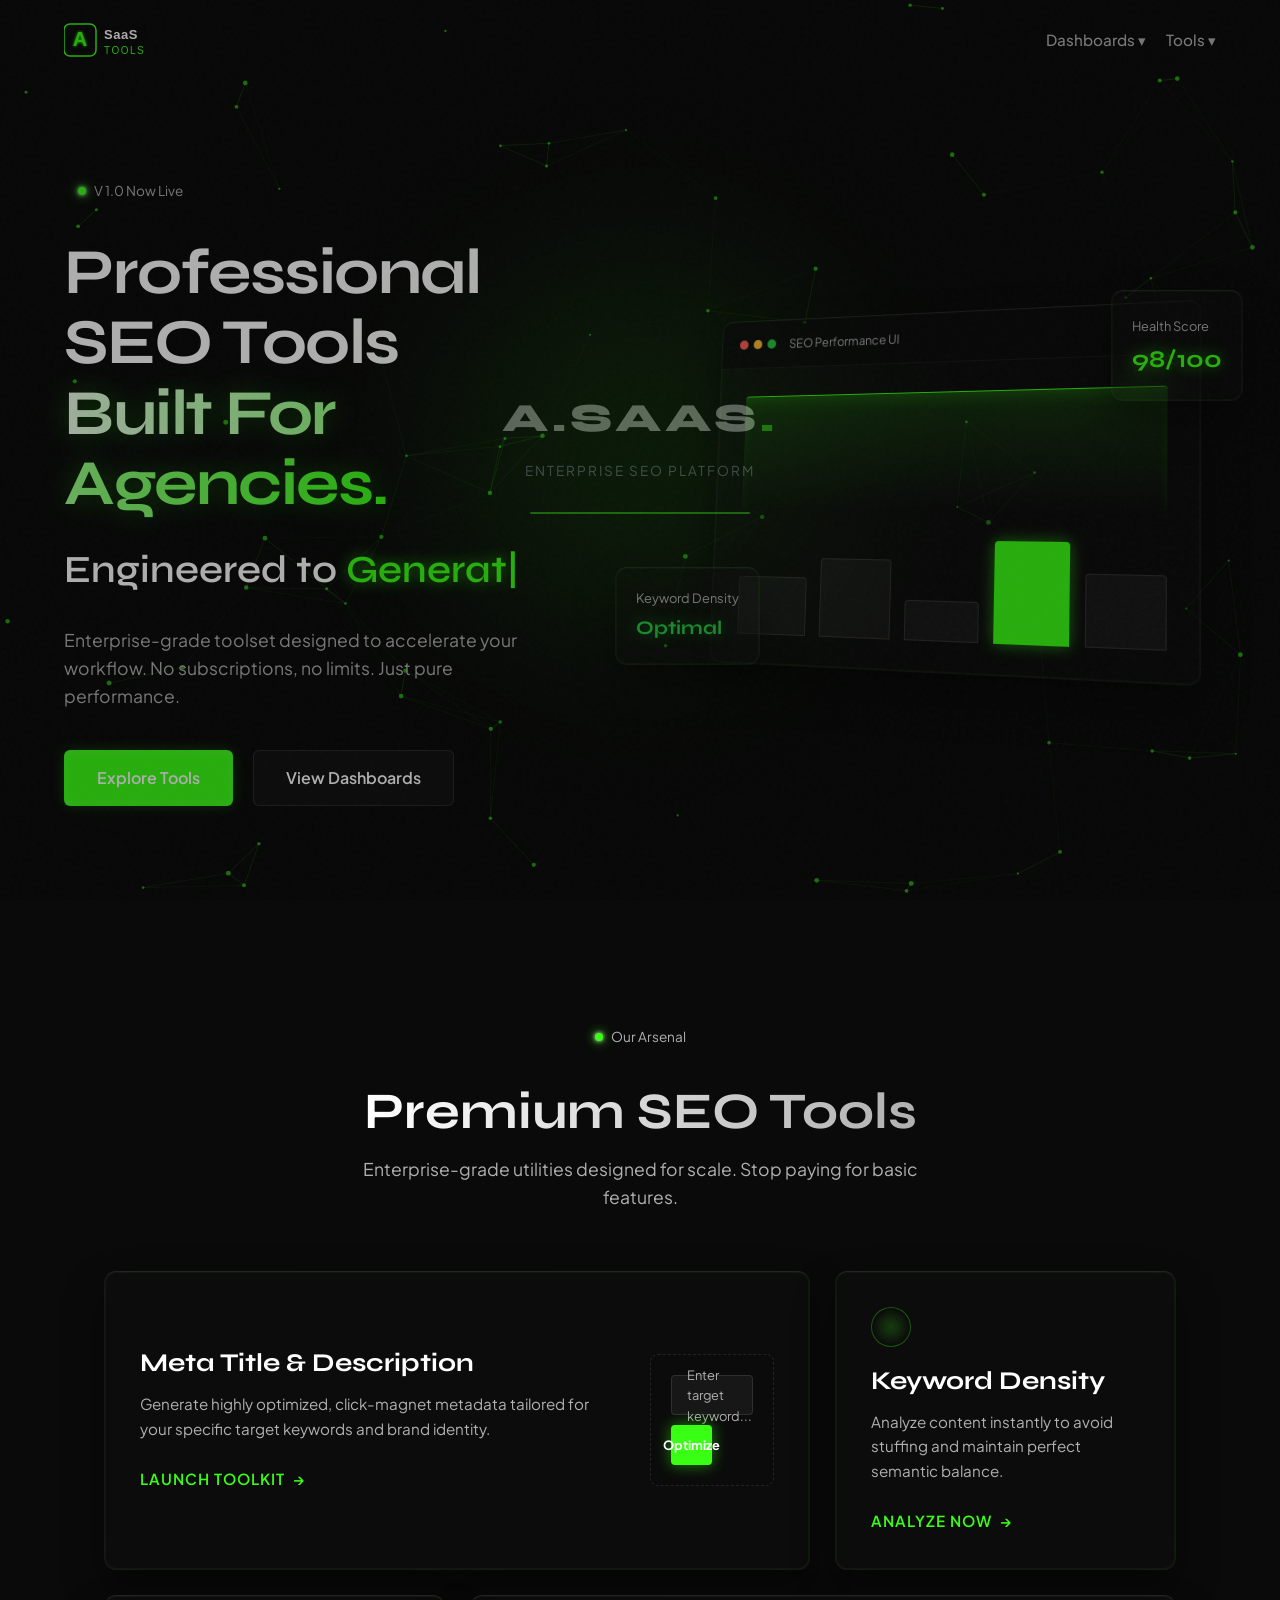
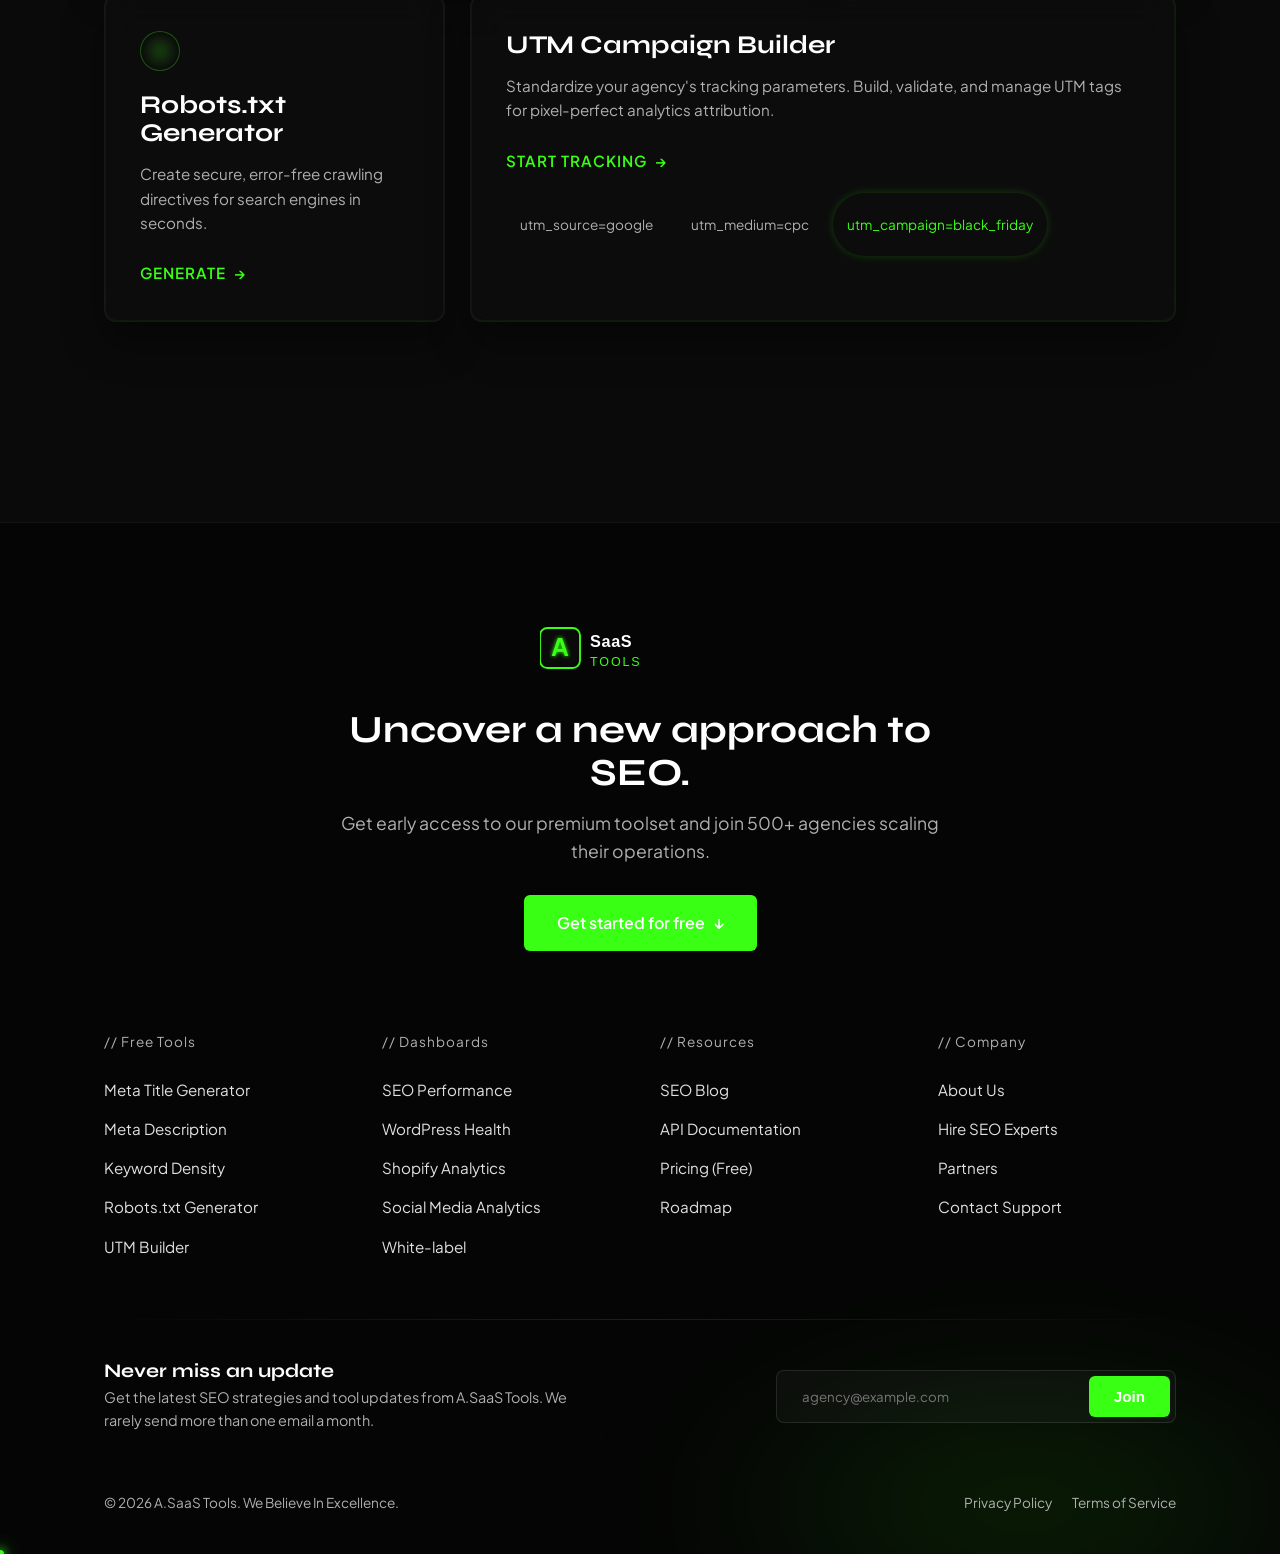
<file: public/index.html>
<!DOCTYPE html>
<html lang="en">
<head>
    <meta charset="UTF-8">
    <meta name="viewport" content="width=device-width, initial-scale=1.0">
    <title>A.SaaS Tools | Premium SEO Platform</title>
    
    <link rel="preconnect" href="https://fonts.googleapis.com">
    <link rel="preconnect" href="https://fonts.gstatic.com" crossorigin>
    <link href="https://fonts.googleapis.com/css2?family=Plus+Jakarta+Sans:wght@400;500;600&family=Syne:wght@600;700;800&display=swap" rel="stylesheet">
    
    <script src="https://cdnjs.cloudflare.com/ajax/libs/gsap/3.12.2/gsap.min.js"></script>

    <link rel="stylesheet" href="css/global.css">
    <link rel="stylesheet" href="css/components.css">
    <link rel="stylesheet" href="css/homepage.css">
    <link rel="stylesheet" href="css/responsive.css">

    <style>
        /* --- PREMIUM LOADER & CANVAS STYLES --- */
        
        /* Subtle Noise Overlay for Texture */
        .noise-overlay {
            position: fixed; top: 0; left: 0; width: 100%; height: 100%; pointer-events: none; z-index: 9998; opacity: 0.03;
            background-image: url("data:image/svg+xml,%3Csvg viewBox='0 0 256 256' xmlns='http://www.w3.org/2000/svg'%3E%3Cfilter id='noise'%3E%3CfeTurbulence type='fractalNoise' baseFrequency='0.9' numOctaves='4' stitchTiles='stitch'/%3E%3C/filter%3E%3Crect width='100%25' height='100%25' filter='url(%23noise)'/%3E%3C/svg%3E");
        }
        
        /* Cinematic Loading Screen */
        .loader {
            position: fixed; inset: 0; background: #050505; z-index: 10001;
            display: flex; align-items: center; justify-content: center; flex-direction: column;
        }
        .loader-title { font-family: 'Syne', sans-serif; font-size: 2.5rem; font-weight: 800; color: #fff; letter-spacing: 0.1em; text-transform: uppercase; }
        .loader-title span { color: #39FF14; }
        .loader-subtitle { font-family: 'Plus Jakarta Sans', sans-serif; font-size: 0.85rem; color: #a4abc8; margin-top: 10px; letter-spacing: 0.15em; text-transform: uppercase; }
        .loader-bar { width: 220px; height: 2px; background: rgba(255,255,255,0.1); margin-top: 30px; overflow: hidden; border-radius: 2px; }
        .loader-progress { height: 100%; background: #39FF14; width: 0; transition: width 0.2s ease; box-shadow: 0 0 10px rgba(57,255,20,0.5); }

        /* Hero Canvas Alignment */
        .hero { position: relative; overflow: hidden; }
        #hero-canvas { position: absolute; top: 0; left: 0; width: 100%; height: 100%; z-index: 0; pointer-events: none; }
        .hero-container { position: relative; z-index: 1; } /* Ensure text stays above particles */
    </style>
</head>
<body>

    <div class="noise-overlay"></div>

    <div class="loader" id="loader">
        <div class="loader-title">A.SaaS<span>.</span></div>
        <div class="loader-subtitle">Enterprise SEO Platform</div>
        <div class="loader-bar">
            <div class="loader-progress" id="loader-progress"></div>
        </div>
    </div>

    <nav id="navbar" class="navbar">
        <div class="nav-container">
            <a href="#" class="logo">
                <img src="assets/icons/logo.svg" alt="A.SaaS Tools Logo" style="height: 40px; width: auto; object-fit: contain;">
            </a>
<nav class="main-nav">
  <ul class="nav-links">    
    <li class="nav-item dropdown">
      <a href="#" class="dropdown-toggle">Dashboards ▾</a>
      <ul class="dropdown-menu">
        <li><a href="./dashboards/seo-performance/index.html">SEO Performance</a></li>
        <li><a href="./dashboards/social-media-analytics/index.html">Social Media Analytics</a></li>
      </ul>
    </li>

    <li class="nav-item dropdown">
      <a href="#" class="dropdown-toggle">Tools ▾</a>
      <ul class="dropdown-menu">
        <li><a href="./tools/meta-title/index.html">Meta Title Tool</a></li>
        <li><a href="./tools/meta-description/index.html">Meta Description</a></li>
        <li><a href="./tools/keyword-density/index.html">Keyword Density</a></li>
        <li><a href="./tools/utm-builder/index.html">UTM Builder</a></li>
        <li><a href="./tools/robots-txt/index.html">Robots.txt Generator</a></li>
      </ul>
    </li>
  </ul>
</nav>
        </div>
    </nav>

    <section class="hero dark-neon-theme">
        
        <canvas id="hero-canvas"></canvas>
        
        <div class="ambient-glow"></div>

        <div class="hero-container">
            <div class="hero-left">
                <div class="badge glass-badge fade-up" style="transition-delay: 0.1s;">
                    <span class="neon-dot"></span> V 1.0 Now Live
                </div>
                
                <h1 class="fade-up" style="transition-delay: 0.2s;">
                    Professional SEO Tools<br>
                    <span class="neon-text-gradient">Built For Agencies.</span>
                </h1>
                
                <div class="typing-wrapper fade-up" style="transition-delay: 0.3s;">
                    <span class="typing-static">Engineered to </span>
                    <span id="typing-text" class="typing-dynamic neon-glow-text"></span><span class="cursor">|</span>
                </div>
                
                <p class="hero-desc fade-up" style="transition-delay: 0.4s;">
                    Enterprise-grade toolset designed to accelerate your workflow. No subscriptions, no limits. Just pure performance.
                </p>
                
                <div class="hero-cta fade-up" style="transition-delay: 0.5s;">
                    <a href="#tools" class="btn btn-neon btn-large">Explore Tools</a>
                    <a href="#dashboards" class="btn btn-glass btn-large">View Dashboards</a>
                </div>
            </div>

            <div class="hero-right fade-up" style="transition-delay: 0.6s;">
                <div class="mockup-container">
                    
                    <div class="glass-panel mockup-main floating-slow">
                        <div class="mockup-header">
                            <div class="dots"><span></span><span></span><span></span></div>
                            <div class="mockup-title">SEO Performance UI</div>
                        </div>
                        <div class="mockup-body">
                            <div class="neon-chart-area"></div>
                            <div class="mockup-bars">
                                <div class="bar glass-bar" style="height: 60%"></div>
                                <div class="bar glass-bar" style="height: 80%"></div>
                                <div class="bar glass-bar" style="height: 40%"></div>
                                <div class="bar neon-bar" style="height: 100%"></div>
                                <div class="bar glass-bar" style="height: 70%"></div>
                            </div>
                        </div>
                    </div>

                    <div class="glass-panel mockup-card card-1 floating-fast">
                        <div class="card-icon-glow"></div>
                        <span class="card-label">Health Score</span>
                        <span class="card-value neon-glow-text">98/100</span>
                    </div>
                    
                    <div class="glass-panel mockup-card card-2 floating-medium">
                        <span class="card-label">Keyword Density</span>
                        <span class="card-value optimal-glow">Optimal</span>
                    </div>

                </div>
            </div>
        </div>
    </section>

<section class="tools-section" id="tools">
        <div class="tools-container">
            
            <div class="section-header fade-up">
                <div class="badge glass-badge"><span class="neon-dot"></span> Our Arsenal</div>
                <h2>Premium SEO Tools</h2>
                <p>Enterprise-grade utilities designed for scale. Stop paying for basic features.</p>
            </div>

            <div class="bento-grid">
                
                <div class="bento-card bento-large glass-panel fade-up" style="transition-delay: 0.1s;">
                    <div class="card-content">
                        <h3>Meta Title & Description</h3>
                        <p>Generate highly optimized, click-magnet metadata tailored for your specific target keywords and brand identity.</p>
                        <a href="./tools/meta-title/index.html" class="tool-link">Launch Toolkit <span class="arrow">→</span></a>
                    </div>
                    <div class="bento-visual">
                        <div class="fake-input glass-bar">Enter target keyword...</div>
                        <div class="fake-btn neon-bar">Optimize</div>
                    </div>
                </div>

                <div class="bento-card glass-panel fade-up" style="transition-delay: 0.2s;">
                    <div class="card-content">
                        <div class="icon-glow-small"></div>
                        <h3>Keyword Density</h3>
                        <p>Analyze content instantly to avoid stuffing and maintain perfect semantic balance.</p>
                        <a href="./tools/keyword-density/index.html" class="tool-link">Analyze Now <span class="arrow">→</span></a>
                    </div>
                </div>

                <div class="bento-card glass-panel fade-up" style="transition-delay: 0.3s;">
                    <div class="card-content">
                        <div class="icon-glow-small"></div>
                        <h3>Robots.txt Generator</h3>
                        <p>Create secure, error-free crawling directives for search engines in seconds.</p>
                        <a href="/tools/robots-txt/index.html" class="tool-link">Generate <span class="arrow">→</span></a>
                    </div>
                </div>

                <div class="bento-card bento-wide glass-panel fade-up" style="transition-delay: 0.4s;">
                    <div class="card-content">
                        <h3>UTM Campaign Builder</h3>
                        <p>Standardize your agency's tracking parameters. Build, validate, and manage UTM tags for pixel-perfect analytics attribution.</p>
                        <a href="./tools/utm-builder/index.html" class="tool-link">Start Tracking <span class="arrow">→</span></a>
                    </div>
                    <div class="bento-visual wide-visual">
                        <div class="glass-badge">utm_source=google</div>
                        <div class="glass-badge">utm_medium=cpc</div>
                        <div class="glass-badge neon-border">utm_campaign=black_friday</div>
                    </div>
                </div>

            </div>
        </div>
    </section>

<footer class="site-footer">
        <div class="footer-glow"></div>

        <div class="footer-container">
            
            <div class="footer-top">
                <div class="footer-brand">
                    <img src="assets/icons/logo.svg" alt="A.SaaS Tools Logo" class="footer-logo">
                    <h2>Uncover a new approach to SEO.</h2>
                    <p>Get early access to our premium toolset and join 500+ agencies scaling their operations.</p>
                    <a href="#tools" class="btn btn-primary btn-large">Get started for free <span style="margin-left: 8px;">↓</span></a>
                </div>
            </div>

            <div class="footer-links-grid">
                <div class="footer-column">
                    <span class="column-title">// Free Tools</span>
                    <a href="./tools/meta-title/index.html">Meta Title Generator</a>
                    <a href="./tools/meta-description/index.html">Meta Description</a>
                    <a href="./tools/keyword-density/index.html">Keyword Density</a>
                    <a href="./tools/robots-txt/index.html">Robots.txt Generator</a>
                    <a href="./tools/utm-builder/index.html">UTM Builder</a>
                </div>

                <div class="footer-column">
                    <span class="column-title">// Dashboards</span>
                    <a href="./dashboards/seo-performance/index.html">SEO Performance</a>
                    <a href="#">WordPress Health</a>
                    <a href="#">Shopify Analytics</a>
                    <a href="./dashboards/social-media-analytics/index.html">Social Media Analytics</a>
                    <a href="#">White-label</a>
                </div>

                <div class="footer-column">
                    <span class="column-title">// Resources</span>
                    <a href="#">SEO Blog</a>
                    <a href="#">API Documentation</a>
                    <a href="#">Pricing (Free)</a>
                    <a href="#">Roadmap</a>
                </div>

                <div class="footer-column">
                    <span class="column-title">// Company</span>
                    <a href="#">About Us</a>
                    <a href="#">Hire SEO Experts</a>
                    <a href="#">Partners</a>
                    <a href="#">Contact Support</a>
                </div>
            </div>

            <div class="footer-divider"></div>

            <div class="footer-bottom">
                <div class="newsletter-section">
                    <div class="newsletter-text">
                        <h3>Never miss an update</h3>
                        <p>Get the latest SEO strategies and tool updates from A.SaaS Tools. We rarely send more than one email a month.</p>
                    </div>
                    
                    <form class="newsletter-form" id="footerForm">
                        <input type="email" placeholder="agency@example.com" required>
                        <button type="submit" class="btn btn-primary">Join</button>
                    </form>
                </div>

                <div class="copyright-row">
                    <p>© 2026 A.SaaS Tools. We Believe In Excellence.</p>
                    <div class="legal-links">
                        <a href="#">Privacy Policy</a>
                        <a href="#">Terms of Service</a>
                    </div>
                </div>
            </div>

        </div>
    </footer>

<div class="cursor-dot"></div>
<div class="cursor-trail-container" id="trailContainer"></div>
<script src="js/main.js"></script>
    <script src="js/typing.js"></script>
    <script src="js/animations.js"></script>

    <script>
        // --- 1. LOADER ANIMATION (GSAP) ---
        window.addEventListener('load', () => {
            const progress = document.getElementById('loader-progress');
            let width = 0;
            
            const interval = setInterval(() => {
                width += Math.random() * 25; 
                if (width >= 100) {
                    width = 100;
                    progress.style.width = width + '%';
                    clearInterval(interval);
                    
                    setTimeout(() => {
                        gsap.to('#loader', {
                            opacity: 0,
                            duration: 0.8,
                            ease: 'power2.inOut',
                            onComplete: () => {
                                document.getElementById('loader').style.display = 'none';
                            }
                        });
                    }, 400); 
                } else {
                    progress.style.width = width + '%';
                }
            }, 80);
        });

        // --- 2. PARTICLE NETWORK BACKGROUND ---
        const canvas = document.getElementById('hero-canvas');
        const ctx = canvas.getContext('2d');
        let particles = [];
        let animationId;

        function resizeCanvas() {
            const hero = document.querySelector('.hero');
            if(hero) {
                canvas.width = hero.offsetWidth;
                canvas.height = hero.offsetHeight;
            }
        }

        document.addEventListener("DOMContentLoaded", () => {
             resizeCanvas();
             initParticles();
             animateParticles();
        });
        window.addEventListener('resize', resizeCanvas);

        class Particle {
            constructor() {
                this.x = Math.random() * canvas.width;
                this.y = Math.random() * canvas.height;
                this.vx = (Math.random() - 0.5) * 0.5;
                this.vy = (Math.random() - 0.5) * 0.5;
                this.size = Math.random() * 1.5 + 1;
            }

            update() {
                this.x += this.vx;
                this.y += this.vy;

                if (this.x < 0 || this.x > canvas.width) this.vx *= -1;
                if (this.y < 0 || this.y > canvas.height) this.vy *= -1;
            }

            draw() {
                ctx.fillStyle = 'rgba(57, 255, 20, 0.6)'; // Neon Green
                ctx.beginPath();
                ctx.arc(this.x, this.y, this.size, 0, Math.PI * 2);
                ctx.fill();
            }
        }

        function initParticles() {
            particles = [];
            const particleCount = Math.min(80, Math.floor(canvas.width * canvas.height / 15000));
            for (let i = 0; i < particleCount; i++) {
                particles.push(new Particle());
            }
        }

        function animateParticles() {
            ctx.clearRect(0, 0, canvas.width, canvas.height);

            particles.forEach((particle, i) => {
                particle.update();
                particle.draw();

                for (let j = i + 1; j < particles.length; j++) {
                    const dx = particles[j].x - particle.x;
                    const dy = particles[j].y - particle.y;
                    const distance = Math.sqrt(dx * dx + dy * dy);

                    if (distance < 150) {
                        const opacity = 0.2 * (1 - distance / 150);
                        ctx.strokeStyle = `rgba(57, 255, 20, ${opacity})`;
                        ctx.lineWidth = 1;
                        ctx.beginPath();
                        ctx.moveTo(particle.x, particle.y);
                        ctx.lineTo(particles[j].x, particles[j].y);
                        ctx.stroke();
                    }
                }
            });

            animationId = requestAnimationFrame(animateParticles);
        }
    </script>
</body>
</html>
</file>
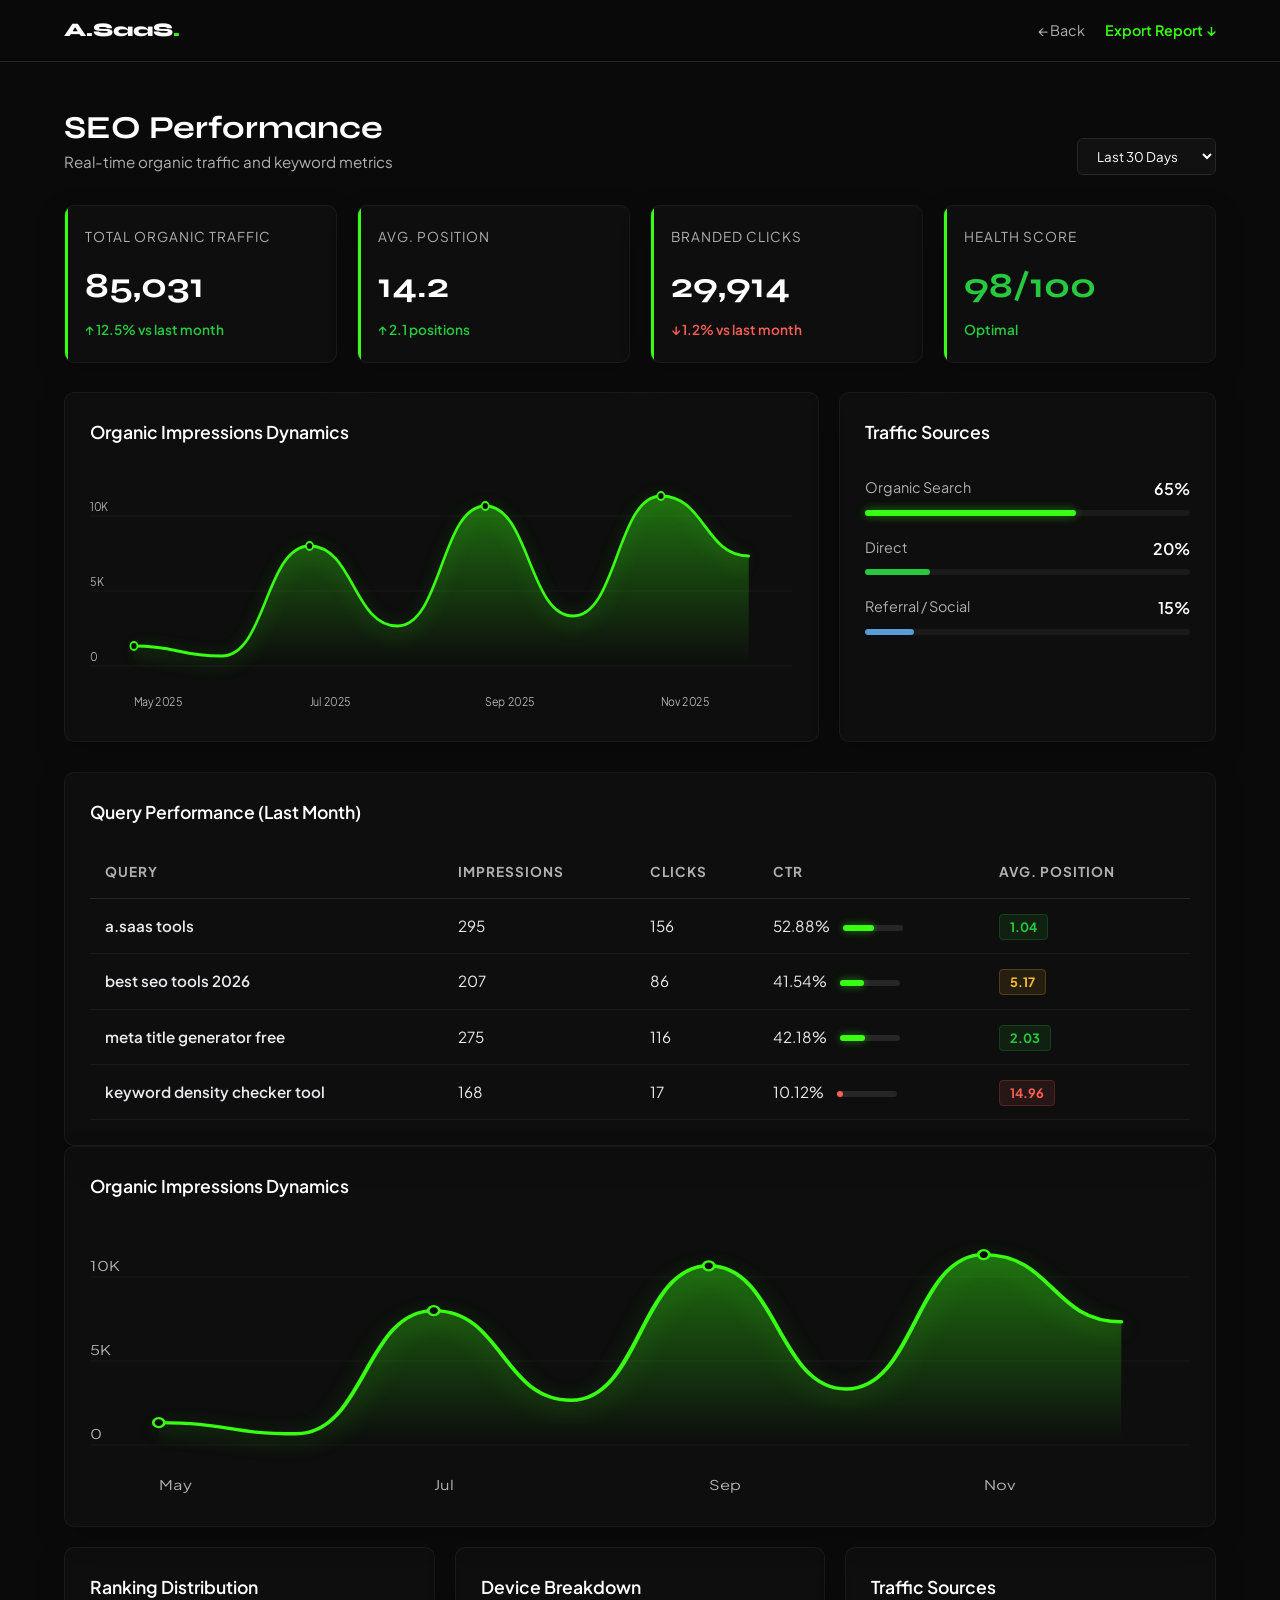
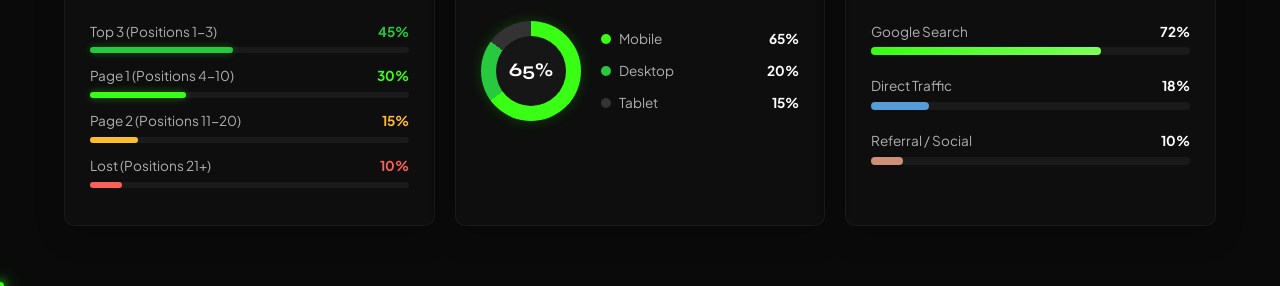
<file: public/dashboards/seo-performance/index.html>
<!DOCTYPE html>
<html lang="en">
<head>
    <meta charset="UTF-8">
    <meta name="viewport" content="width=device-width, initial-scale=1.0">
    <title>SEO Performance Dashboard | A.SaaS Tools</title>
    
    <link rel="preconnect" href="https://fonts.googleapis.com">
    <link rel="preconnect" href="https://fonts.gstatic.com" crossorigin>
    <link href="https://fonts.googleapis.com/css2?family=Plus+Jakarta+Sans:wght@400;500;600;700&family=Syne:wght@600;700;800&display=swap" rel="stylesheet">
    
    <link rel="stylesheet" href="../../css/global.css">
    
    <style>
        body { padding-top: 80px; background-color: var(--bg-dark); }
        
        /* Dashboard Nav Override */
        .tool-nav {
            position: fixed; top: 0; left: 0; width: 100%;
            padding: 15px 5%; background: rgba(10, 10, 10, 0.95);
            border-bottom: 1px solid var(--border-color);
            z-index: 1000; display: flex; justify-content: space-between; align-items: center;
        }
        .tool-nav .logo { font-family: var(--font-heading); font-size: 1.2rem; font-weight: 800; }
        .tool-nav .logo span { color: var(--primary); }
        
        /* Dashboard Layout */
        .dash-container {
            max-width: 1400px; margin: 0 auto; padding: 30px 5%;
        }
        
        .dash-header { display: flex; justify-content: space-between; align-items: flex-end; margin-bottom: 30px; }
        .dash-header h1 { font-size: 2rem; margin-bottom: 5px; }
        .dash-header p { color: var(--text-sec); font-size: 0.95rem; }
        .date-picker { background: rgba(22,22,22,0.6); border: 1px solid var(--border-color); color: var(--text-main); padding: 8px 15px; border-radius: 6px; font-family: var(--font-body); outline: none; }

        /* KPI Cards */
        .kpi-grid { display: grid; grid-template-columns: repeat(4, 1fr); gap: 20px; margin-bottom: 30px; }
        .kpi-card {
            background: rgba(22, 22, 22, 0.4); backdrop-filter: blur(10px);
            border: 1px solid rgba(255,255,255,0.05); border-radius: 10px;
            padding: 20px; box-shadow: 0 10px 30px rgba(0,0,0,0.2);
            position: relative; overflow: hidden;
        }
        .kpi-card::before { content: ''; position: absolute; top: 0; left: 0; width: 3px; height: 100%; background: var(--primary); }
        .kpi-title { color: var(--text-sec); font-size: 0.85rem; text-transform: uppercase; letter-spacing: 1px; margin-bottom: 10px; }
        .kpi-value { font-size: 2.2rem; font-family: var(--font-heading); font-weight: 700; color: #fff; }
        .kpi-trend { font-size: 0.85rem; font-weight: 600; margin-top: 5px; display: inline-block; }
        .trend-up { color: #27c93f; }
        .trend-down { color: #ff5f56; }

        /* Charts Grid */
        .charts-grid { display: grid; grid-template-columns: 2fr 1fr; gap: 20px; margin-bottom: 30px; }
        .dash-panel {
            background: rgba(22, 22, 22, 0.4); backdrop-filter: blur(10px);
            border: 1px solid rgba(255,255,255,0.05); border-radius: 10px;
            padding: 25px; box-shadow: 0 10px 30px rgba(0,0,0,0.2);
        }
        .panel-title { font-size: 1.1rem; font-weight: 600; margin-bottom: 20px; color: #fff; }

        /* Pure CSS/SVG Chart */
        .svg-chart-container { width: 100%; height: 250px; position: relative; }
        .chart-svg { width: 100%; height: 100%; overflow: visible; }
        .chart-area { fill: url(#orangeGradient); animation: fadeIn 2s ease-out; }
        .chart-line { fill: none; stroke: var(--primary); stroke-width: 3; stroke-linecap: round; stroke-linejoin: round; filter: drop-shadow(0 5px 10px rgba(57,255,20,0.4)); }
        .chart-point { fill: #0a0a0a; stroke: var(--primary); stroke-width: 2; transition: all 0.3s; cursor: pointer; }
        .chart-point:hover { fill: var(--primary); r: 6; }
        
        .chart-grid-line { stroke: rgba(255,255,255,0.05); stroke-width: 1; }
        .chart-label { fill: var(--text-sec); font-size: 12px; font-family: var(--font-body); }

        /* Data Table (Inspired by PDF) */
        .table-responsive { overflow-x: auto; }
        .data-table { width: 100%; border-collapse: collapse; text-align: left; }
        .data-table th { padding: 15px; color: var(--text-sec); font-size: 0.85rem; text-transform: uppercase; letter-spacing: 1px; border-bottom: 1px solid rgba(255,255,255,0.1); }
        .data-table td { padding: 15px; border-bottom: 1px solid rgba(255,255,255,0.05); font-size: 0.95rem; color: #E8EAED; }
        .data-table tr:hover td { background: rgba(255,255,255,0.02); }
        
        .query-name { font-weight: 600; color: #fff; }
        .ctr-bar-bg { width: 60px; height: 6px; background: rgba(255,255,255,0.1); border-radius: 10px; display: inline-block; margin-left: 10px; vertical-align: middle; }
        .ctr-bar-fill { height: 100%; background: var(--primary); border-radius: 10px; box-shadow: 0 0 8px rgba(57,255,20,0.5); }
        .pos-badge { padding: 4px 10px; border-radius: 4px; font-size: 0.8rem; font-weight: 700; background: rgba(39, 201, 63, 0.1); color: #27c93f; border: 1px solid rgba(39, 201, 63, 0.2); }

        @keyframes fadeIn { from { opacity: 0; transform: translateY(10px); } to { opacity: 1; transform: translateY(0); } }

        @media (max-width: 1024px) {
            .kpi-grid { grid-template-columns: repeat(2, 1fr); }
            .charts-grid { grid-template-columns: 1fr; }
        }
        @media (max-width: 768px) {
            .kpi-grid { grid-template-columns: 1fr; }
            .dash-header { flex-direction: column; align-items: flex-start; gap: 15px; }
        }

        /* Force instant load for dashboard - Overrides global fade-up */
.fade-up {
    opacity: 1 !important;
    transform: translateY(0) !important;
    animation: none !important;
    transition: none !important;
}
    </style>
</head>
<body>

    <nav class="tool-nav">
        <a href="../../index.html" class="logo">A.SaaS<span>.</span></a>
        <div style="display: flex; gap: 20px;">
            <a href="../../index.html" style="color: var(--text-sec); font-size: 0.9rem;">← Back</a>
            <a href="#" style="color: var(--primary); font-size: 0.9rem; font-weight: 600;">Export Report ↓</a>
        </div>
    </nav>

    <div class="dash-container fade-up">
        
        <div class="dash-header">
            <div>
                <h1>SEO Performance</h1>
                <p>Real-time organic traffic and keyword metrics</p>
            </div>
            <select class="date-picker">
                <option>Last 30 Days</option>
                <option>Last 3 Months</option>
                <option>Year to Date</option>
            </select>
        </div>

        <div class="kpi-grid">
            <div class="kpi-card fade-up" style="animation-delay: 0.1s;">
                <div class="kpi-title">Total Organic Traffic</div>
                <div class="kpi-value">85,031</div>
                <div class="kpi-trend trend-up">↑ 12.5% vs last month</div>
            </div>
            <div class="kpi-card fade-up" style="animation-delay: 0.2s;">
                <div class="kpi-title">Avg. Position</div>
                <div class="kpi-value">14.2</div>
                <div class="kpi-trend trend-up">↑ 2.1 positions</div>
            </div>
            <div class="kpi-card fade-up" style="animation-delay: 0.3s;">
                <div class="kpi-title">Branded Clicks</div>
                <div class="kpi-value">29,914</div>
                <div class="kpi-trend trend-down">↓ 1.2% vs last month</div>
            </div>
            <div class="kpi-card fade-up" style="animation-delay: 0.4s;">
                <div class="kpi-title">Health Score</div>
                <div class="kpi-value" style="color: #27c93f;">98/100</div>
                <div class="kpi-trend trend-up">Optimal</div>
            </div>
        </div>

        <div class="charts-grid">
            
            <div class="dash-panel fade-up" style="animation-delay: 0.5s;">
                <div class="panel-title">Organic Impressions Dynamics</div>
                <div class="svg-chart-container">
                    <svg class="chart-svg" viewBox="0 0 800 250" preserveAspectRatio="none">
                        <defs>
                            <linearGradient id="orangeGradient" x1="0" y1="0" x2="0" y2="1">
                                <stop offset="0%" stop-color="rgba(57, 255, 20, 0.4)" />
                                <stop offset="100%" stop-color="rgba(57, 255, 20, 0.0)" />
                            </linearGradient>
                        </defs>
                        
                        <line x1="0" y1="50" x2="800" y2="50" class="chart-grid-line" />
                        <line x1="0" y1="125" x2="800" y2="125" class="chart-grid-line" />
                        <line x1="0" y1="200" x2="800" y2="200" class="chart-grid-line" />
                        
                        <text x="0" y="45" class="chart-label">10K</text>
                        <text x="0" y="120" class="chart-label">5K</text>
                        <text x="0" y="195" class="chart-label">0</text>
                        
                        <text x="50" y="240" class="chart-label">May 2025</text>
                        <text x="250" y="240" class="chart-label">Jul 2025</text>
                        <text x="450" y="240" class="chart-label">Sep 2025</text>
                        <text x="650" y="240" class="chart-label">Nov 2025</text>
                        
                        <path class="chart-area" d="M50,200 L50,180 C100,180 100,190 150,190 C200,190 200,80 250,80 C300,80 300,160 350,160 C400,160 400,40 450,40 C500,40 500,150 550,150 C600,150 600,30 650,30 C700,30 700,90 750,90 L750,200 Z" />
                        <path class="chart-line" d="M50,180 C100,180 100,190 150,190 C200,190 200,80 250,80 C300,80 300,160 350,160 C400,160 400,40 450,40 C500,40 500,150 550,150 C600,150 600,30 650,30 C700,30 700,90 750,90" />
                        
                        <circle cx="50" cy="180" r="4" class="chart-point"><title>May: 1.2K</title></circle>
                        <circle cx="250" cy="80" r="4" class="chart-point"><title>Jul: 6.8K</title></circle>
                        <circle cx="450" cy="40" r="4" class="chart-point"><title>Sep: 9.1K</title></circle>
                        <circle cx="650" cy="30" r="4" class="chart-point"><title>Nov: 9.8K</title></circle>
                    </svg>
                </div>
            </div>

            <div class="dash-panel fade-up" style="animation-delay: 0.6s;">
                <div class="panel-title">Traffic Sources</div>
                <div style="display: flex; flex-direction: column; gap: 20px; margin-top: 30px;">
                    <div>
                        <div style="display: flex; justify-content: space-between; margin-bottom: 8px;">
                            <span style="color: var(--text-sec); font-size: 0.9rem;">Organic Search</span>
                            <span style="font-weight: 600;">65%</span>
                        </div>
                        <div style="width: 100%; height: 6px; background: rgba(255,255,255,0.05); border-radius: 10px;">
                            <div style="width: 65%; height: 100%; background: var(--primary); border-radius: 10px; box-shadow: 0 0 10px rgba(57,255,20,0.5);"></div>
                        </div>
                    </div>
                    <div>
                        <div style="display: flex; justify-content: space-between; margin-bottom: 8px;">
                            <span style="color: var(--text-sec); font-size: 0.9rem;">Direct</span>
                            <span style="font-weight: 600;">20%</span>
                        </div>
                        <div style="width: 100%; height: 6px; background: rgba(255,255,255,0.05); border-radius: 10px;">
                            <div style="width: 20%; height: 100%; background: #27c93f; border-radius: 10px;"></div>
                        </div>
                    </div>
                    <div>
                        <div style="display: flex; justify-content: space-between; margin-bottom: 8px;">
                            <span style="color: var(--text-sec); font-size: 0.9rem;">Referral / Social</span>
                            <span style="font-weight: 600;">15%</span>
                        </div>
                        <div style="width: 100%; height: 6px; background: rgba(255,255,255,0.05); border-radius: 10px;">
                            <div style="width: 15%; height: 100%; background: #569cd6; border-radius: 10px;"></div>
                        </div>
                    </div>
                </div>
            </div>
        </div>

        <div class="dash-panel fade-up" style="animation-delay: 0.7s;">
            <div class="panel-title">Query Performance (Last Month)</div>
            <div class="table-responsive">
                <table class="data-table">
                    <thead>
                        <tr>
                            <th>Query</th>
                            <th>Impressions</th>
                            <th>Clicks</th>
                            <th>CTR</th>
                            <th>Avg. Position</th>
                        </tr>
                    </thead>
                    <tbody>
                        <tr>
                            <td class="query-name">a.saas tools</td>
                            <td>295</td>
                            <td>156</td>
                            <td>
                                52.88% 
                                <div class="ctr-bar-bg"><div class="ctr-bar-fill" style="width: 52%;"></div></div>
                            </td>
                            <td><span class="pos-badge">1.04</span></td>
                        </tr>
                        <tr>
                            <td class="query-name">best seo tools 2026</td>
                            <td>207</td>
                            <td>86</td>
                            <td>
                                41.54% 
                                <div class="ctr-bar-bg"><div class="ctr-bar-fill" style="width: 41%;"></div></div>
                            </td>
                            <td><span class="pos-badge" style="color: #ffbd2e; border-color: rgba(255, 189, 46, 0.2); background: rgba(255, 189, 46, 0.1);">5.17</span></td>
                        </tr>
                        <tr>
                            <td class="query-name">meta title generator free</td>
                            <td>275</td>
                            <td>116</td>
                            <td>
                                42.18% 
                                <div class="ctr-bar-bg"><div class="ctr-bar-fill" style="width: 42%;"></div></div>
                            </td>
                            <td><span class="pos-badge">2.03</span></td>
                        </tr>
                        <tr>
                            <td class="query-name">keyword density checker tool</td>
                            <td>168</td>
                            <td>17</td>
                            <td>
                                10.12% 
                                <div class="ctr-bar-bg"><div class="ctr-bar-fill" style="width: 10%; background: #ff5f56; box-shadow: none;"></div></div>
                            </td>
                            <td><span class="pos-badge" style="color: #ff5f56; border-color: rgba(255, 95, 86, 0.2); background: rgba(255, 95, 86, 0.1);">14.96</span></td>
                        </tr>
                    </tbody>
                </table>
            </div>
        </div>

<div class="dash-panel" style="margin-bottom: 20px;">
            <div class="panel-title">Organic Impressions Dynamics</div>
            <div class="svg-chart-container" style="height: 280px;">
                <svg class="chart-svg" viewBox="0 0 800 250" preserveAspectRatio="none">
                    <defs>
                        <linearGradient id="orangeGradient" x1="0" y1="0" x2="0" y2="1">
                            <stop offset="0%" stop-color="rgba(57, 255, 20, 0.4)" />
                            <stop offset="100%" stop-color="rgba(57, 255, 20, 0.0)" />
                        </linearGradient>
                    </defs>
                    
                    <line x1="0" y1="50" x2="800" y2="50" class="chart-grid-line" />
                    <line x1="0" y1="125" x2="800" y2="125" class="chart-grid-line" />
                    <line x1="0" y1="200" x2="800" y2="200" class="chart-grid-line" />
                    
                    <text x="0" y="45" class="chart-label">10K</text>
                    <text x="0" y="120" class="chart-label">5K</text>
                    <text x="0" y="195" class="chart-label">0</text>
                    
                    <text x="50" y="240" class="chart-label">May</text>
                    <text x="250" y="240" class="chart-label">Jul</text>
                    <text x="450" y="240" class="chart-label">Sep</text>
                    <text x="650" y="240" class="chart-label">Nov</text>
                    
                    <path class="chart-area" d="M50,200 L50,180 C100,180 100,190 150,190 C200,190 200,80 250,80 C300,80 300,160 350,160 C400,160 400,40 450,40 C500,40 500,150 550,150 C600,150 600,30 650,30 C700,30 700,90 750,90 L750,200 Z" />
                    <path class="chart-line" d="M50,180 C100,180 100,190 150,190 C200,190 200,80 250,80 C300,80 300,160 350,160 C400,160 400,40 450,40 C500,40 500,150 550,150 C600,150 600,30 650,30 C700,30 700,90 750,90" />
                    
                    <circle cx="50" cy="180" r="4" class="chart-point"></circle>
                    <circle cx="250" cy="80" r="4" class="chart-point"></circle>
                    <circle cx="450" cy="40" r="4" class="chart-point"></circle>
                    <circle cx="650" cy="30" r="4" class="chart-point"></circle>
                </svg>
            </div>
        </div>

        <style>
            .sub-charts-grid { display: grid; grid-template-columns: repeat(3, 1fr); gap: 20px; margin-bottom: 30px; }
            
            /* CSS Donut Chart */
            .donut-container { display: flex; align-items: center; gap: 20px; margin-top: 15px; }
            .donut-chart { width: 100px; height: 100px; border-radius: 50%; background: conic-gradient(var(--primary) 0% 65%, #27c93f 65% 85%, #333 85% 100%); position: relative; display: flex; justify-content: center; align-items: center; box-shadow: 0 0 15px rgba(57,255,20,0.2); }
            .donut-hole { width: 70px; height: 70px; border-radius: 50%; background: #161616; display: flex; align-items: center; justify-content: center; font-weight: bold; font-family: var(--font-heading); font-size: 1.2rem; }
            .donut-legend { display: flex; flex-direction: column; gap: 10px; flex: 1; }
            .legend-item { display: flex; justify-content: space-between; font-size: 0.85rem; color: var(--text-sec); }
            .legend-dot { width: 10px; height: 10px; border-radius: 50%; display: inline-block; margin-right: 8px; }

            /* Simple Bar Chart */
            .bar-row { margin-bottom: 12px; }
            .bar-label { display: flex; justify-content: space-between; font-size: 0.85rem; margin-bottom: 5px; color: var(--text-sec); }
            .bar-bg { width: 100%; height: 6px; background: rgba(255,255,255,0.05); border-radius: 10px; }
            .bar-fill { height: 100%; border-radius: 10px; }
            
            @media (max-width: 968px) { .sub-charts-grid { grid-template-columns: 1fr; } }
        </style>

        <div class="sub-charts-grid">
            
            <div class="dash-panel">
                <div class="panel-title">Ranking Distribution</div>
                <div style="margin-top: 20px;">
                    <div class="bar-row">
                        <div class="bar-label"><span>Top 3 (Positions 1-3)</span><span style="color: #27c93f; font-weight: bold;">45%</span></div>
                        <div class="bar-bg"><div class="bar-fill" style="width: 45%; background: #27c93f; box-shadow: 0 0 8px rgba(39, 201, 63, 0.4);"></div></div>
                    </div>
                    <div class="bar-row">
                        <div class="bar-label"><span>Page 1 (Positions 4-10)</span><span style="color: var(--primary); font-weight: bold;">30%</span></div>
                        <div class="bar-bg"><div class="bar-fill" style="width: 30%; background: var(--primary); box-shadow: 0 0 8px rgba(57, 255, 20, 0.4);"></div></div>
                    </div>
                    <div class="bar-row">
                        <div class="bar-label"><span>Page 2 (Positions 11-20)</span><span style="color: #ffbd2e; font-weight: bold;">15%</span></div>
                        <div class="bar-bg"><div class="bar-fill" style="width: 15%; background: #ffbd2e;"></div></div>
                    </div>
                    <div class="bar-row">
                        <div class="bar-label"><span>Lost (Positions 21+)</span><span style="color: #ff5f56; font-weight: bold;">10%</span></div>
                        <div class="bar-bg"><div class="bar-fill" style="width: 10%; background: #ff5f56;"></div></div>
                    </div>
                </div>
            </div>

            <div class="dash-panel">
                <div class="panel-title">Device Breakdown</div>
                <div class="donut-container">
                    <div class="donut-chart">
                        <div class="donut-hole">65%</div>
                    </div>
                    <div class="donut-legend">
                        <div class="legend-item">
                            <span><span class="legend-dot" style="background: var(--primary);"></span>Mobile</span>
                            <span style="font-weight: bold; color: #fff;">65%</span>
                        </div>
                        <div class="legend-item">
                            <span><span class="legend-dot" style="background: #27c93f;"></span>Desktop</span>
                            <span style="font-weight: bold; color: #fff;">20%</span>
                        </div>
                        <div class="legend-item">
                            <span><span class="legend-dot" style="background: #333;"></span>Tablet</span>
                            <span style="font-weight: bold; color: #fff;">15%</span>
                        </div>
                    </div>
                </div>
            </div>

            <div class="dash-panel">
                <div class="panel-title">Traffic Sources</div>
                <div style="margin-top: 20px;">
                    <div class="bar-row" style="margin-bottom: 20px;">
                        <div class="bar-label"><span>Google Search</span><span style="color: #fff; font-weight: bold;">72%</span></div>
                        <div class="bar-bg" style="height: 8px;"><div class="bar-fill" style="width: 72%; background: linear-gradient(90deg, #39FF14, #7dff5a);"></div></div>
                    </div>
                    <div class="bar-row" style="margin-bottom: 20px;">
                        <div class="bar-label"><span>Direct Traffic</span><span style="color: #fff; font-weight: bold;">18%</span></div>
                        <div class="bar-bg" style="height: 8px;"><div class="bar-fill" style="width: 18%; background: #569cd6;"></div></div>
                    </div>
                    <div class="bar-row">
                        <div class="bar-label"><span>Referral / Social</span><span style="color: #fff; font-weight: bold;">10%</span></div>
                        <div class="bar-bg" style="height: 8px;"><div class="bar-fill" style="width: 10%; background: #ce9178;"></div></div>
                    </div>
                </div>
            </div>

        </div>

    </div>

<!-- Cursor -->
<div class="cursor  -dot"></div>
<div class="cursor-trail-container" id="trailContainer"></div>
<!-- Cursor End -->

<script src="../../js/main.js"></script>
<script src="../../js/animations.js"></script>

</body>
</html>
</file>
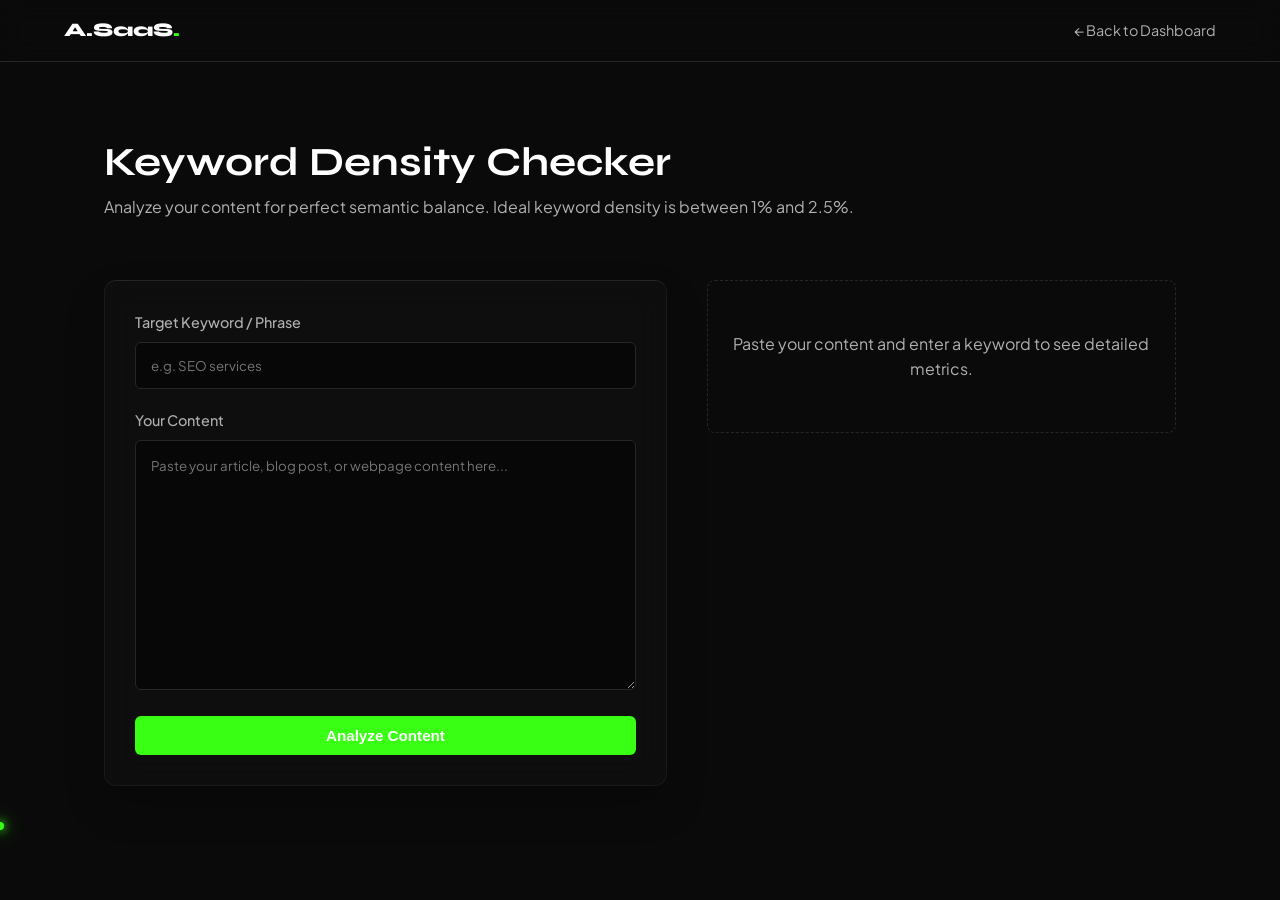
<file: public/tools/keyword-density/index.html>
<!DOCTYPE html>
<html lang="en">
<head>
    <meta charset="UTF-8">
    <meta name="viewport" content="width=device-width, initial-scale=1.0">
    <title>Keyword Density Checker | A.SaaS Tools</title>
    
    <link rel="preconnect" href="https://fonts.googleapis.com">
    <link rel="preconnect" href="https://fonts.gstatic.com" crossorigin>
    <link href="https://fonts.googleapis.com/css2?family=Plus+Jakarta+Sans:wght@400;500;600&family=Syne:wght@600;700;800&display=swap" rel="stylesheet">
    
    <link rel="stylesheet" href="../../css/global.css">
   
    <style>
        body { padding-top: 100px; }
        
        .tool-nav {
            position: fixed; top: 0; left: 0; width: 100%;
            padding: 15px 5%; background: rgba(10, 10, 10, 0.9);
            backdrop-filter: blur(12px); border-bottom: 1px solid var(--border-color);
            z-index: 1000; display: flex; justify-content: space-between; align-items: center;
        }
        .tool-nav .logo { font-family: var(--font-heading); font-size: 1.2rem; font-weight: 800; }
        .tool-nav .logo span { color: var(--primary); }
        .back-link { color: var(--text-sec); font-size: 0.9rem; transition: color 0.3s; }
        .back-link:hover { color: var(--text-main); }

        .tool-container {
            max-width: 1200px; margin: 0 auto; padding: 40px 5%;
            display: grid; grid-template-columns: 1.2fr 1fr; gap: 40px;
        }

        .tool-header { grid-column: span 2; margin-bottom: 20px; }
        .tool-header h1 { font-size: 2.5rem; margin-bottom: 10px; }
        .tool-header p { color: var(--text-sec); }

        .glass-panel {
            background: rgba(22, 22, 22, 0.4); backdrop-filter: blur(16px);
            border: 1px solid rgba(255, 255, 255, 0.05);
            border-top: 1px solid rgba(255, 255, 255, 0.1);
            border-radius: 12px; padding: 30px;
            box-shadow: 0 20px 40px rgba(0, 0, 0, 0.2);
            height: fit-content;
        }

        .input-group { margin-bottom: 20px; }
        .input-group label {
            display: block; font-size: 0.9rem; color: var(--text-sec);
            margin-bottom: 8px; font-weight: 500;
        }
        .input-group input, .input-group textarea {
            width: 100%; padding: 14px 15px; background: rgba(0, 0, 0, 0.5);
            border: 1px solid var(--border-color); color: var(--text-main);
            border-radius: 6px; font-family: var(--font-body);
            transition: var(--transition-smooth); outline: none;
        }
        .input-group textarea { height: 250px; resize: vertical; line-height: 1.6; }
        .input-group input:focus, .input-group textarea:focus { border-color: var(--primary); box-shadow: 0 0 10px rgba(57, 255, 20, 0.2); }

        /* Results Dashboard Style */
        .results-area { display: flex; flex-direction: column; gap: 20px; }
        
        .metric-grid {
            display: grid; grid-template-columns: 1fr 1fr; gap: 15px;
        }

        .metric-card {
            background: rgba(10, 10, 10, 0.6); border: 1px solid var(--border-color);
            border-radius: 8px; padding: 20px; text-align: center;
        }
        
        .metric-value { font-size: 2.2rem; font-family: var(--font-heading); font-weight: 700; margin-bottom: 5px; }
        .metric-label { font-size: 0.85rem; color: var(--text-sec); text-transform: uppercase; letter-spacing: 1px; }

        /* Status Card */
        .status-card {
            background: rgba(10, 10, 10, 0.6); border: 1px solid var(--border-color);
            border-radius: 8px; padding: 25px;
        }
        
        .status-header { display: flex; justify-content: space-between; align-items: center; margin-bottom: 15px; }
        .status-title { font-size: 1.1rem; font-weight: 600; }
        .status-badge { padding: 4px 12px; border-radius: 100px; font-size: 0.8rem; font-weight: 700; }

        .progress-bar-bg { width: 100%; height: 8px; background: rgba(255,255,255,0.05); border-radius: 100px; overflow: hidden; margin-bottom: 15px; }
        .progress-bar-fill { height: 100%; width: 0%; transition: width 1s cubic-bezier(0.16, 1, 0.3, 1), background-color 0.5s; }

        .recommendation { font-size: 0.9rem; color: var(--text-sec); line-height: 1.5; padding-top: 15px; border-top: 1px dashed var(--border-color); }

        /* Color Codes */
        .color-optimal { color: #27c93f; }
        .bg-optimal { background-color: #27c93f; box-shadow: 0 0 15px rgba(39, 201, 63, 0.4); }
        .border-optimal { border-color: rgba(39, 201, 63, 0.3); }

        .color-warn { color: #ffbd2e; }
        .bg-warn { background-color: #ffbd2e; box-shadow: 0 0 15px rgba(255, 189, 46, 0.4); }
        .border-warn { border-color: rgba(255, 189, 46, 0.3); }

        .color-danger { color: #ff5f56; }
        .bg-danger { background-color: #ff5f56; box-shadow: 0 0 15px rgba(255, 95, 86, 0.4); }
        .border-danger { border-color: rgba(255, 95, 86, 0.3); }

        .empty-state { text-align: center; color: var(--text-sec); padding: 50px 20px; border: 1px dashed var(--border-color); border-radius: 8px; }

        @media (max-width: 968px) { .tool-container { grid-template-columns: 1fr; } }
    </style>
</head>
<body>

    <nav class="tool-nav">
        <a href="../../index.html" class="logo">A.SaaS<span>.</span></a>
        <a href="../../index.html" class="back-link">← Back to Dashboard</a>
    </nav>

    <div class="tool-container">
        <div class="tool-header">
            <h1>Keyword Density Checker</h1>
            <p>Analyze your content for perfect semantic balance. Ideal keyword density is between 1% and 2.5%.</p>
        </div>

        <div class="glass-panel">
            <div class="input-group">
                <label for="targetKeyword">Target Keyword / Phrase</label>
                <input type="text" id="targetKeyword" placeholder="e.g. SEO services">
            </div>
            
            <div class="input-group">
                <label for="contentArea">Your Content</label>
                <textarea id="contentArea" placeholder="Paste your article, blog post, or webpage content here..."></textarea>
            </div>

            <button id="analyzeBtn" class="btn btn-primary" style="width: 100%;">
                Analyze Content
            </button>
        </div>

        <div class="results-area" id="resultsArea">
            <div class="empty-state">
                Paste your content and enter a keyword to see detailed metrics.
            </div>
        </div>
    </div>

    <script>
        document.addEventListener('DOMContentLoaded', () => {
            const analyzeBtn = document.getElementById('analyzeBtn');
            const analyzeBtnText = analyzeBtn.innerHTML;
            
            if (analyzeBtn) {
                analyzeBtn.addEventListener('click', () => {
                    const keywordInput = document.getElementById('targetKeyword').value.trim().toLowerCase();
                    const contentInput = document.getElementById('contentArea').value.trim();
                    const resultsArea = document.getElementById('resultsArea');

                    if (!keywordInput || !contentInput) {
                        alert("Please provide both a Target Keyword and Content to analyze.");
                        return;
                    }

                    analyzeBtn.innerHTML = 'Analyzing...';
                    analyzeBtn.style.opacity = '0.7';
                    analyzeBtn.disabled = true;

                    setTimeout(() => {
                        // Logic for counting words and keywords
                        // Remove punctuation and extra spaces for accurate word count
                        const cleanContent = contentInput.replace(/[^\w\s]/gi, ' ').replace(/\s+/g, ' ');
                        const wordsArray = cleanContent.split(' ').filter(word => word.length > 0);
                        const totalWords = wordsArray.length;

                        // Count exact phrase matches
                        // Escape regex characters in keyword
                        const escapeRegExp = (string) => string.replace(/[.*+?^${}()|[\]\\]/g, '\\$&');
                        const safeKeyword = escapeRegExp(keywordInput);
                        const regex = new RegExp('\\b' + safeKeyword + '\\b', 'gi');
                        
                        const keywordMatches = contentInput.match(regex);
                        const keywordCount = keywordMatches ? keywordMatches.length : 0;

                        // Calculate Density
                        let density = 0;
                        if (totalWords > 0) {
                            // Density formula: (Keyword Count * Words in Keyword) / Total Words
                            const keywordWordCount = keywordInput.split(' ').length;
                            density = ((keywordCount * keywordWordCount) / totalWords) * 100;
                        }
                        
                        const densityFormatted = density.toFixed(2);

                        // Determine Status & Colors
                        let statusText = '';
                        let colorClass = '';
                        let bgClass = '';
                        let borderClass = '';
                        let recommendation = '';
                        
                        // SEO Logic for Density
                        if (density === 0) {
                            statusText = 'MISSING'; colorClass = 'color-danger'; bgClass = 'bg-danger'; borderClass = 'border-danger';
                            recommendation = "Your target keyword does not appear in the content. Try adding it naturally to the introduction and a few headings.";
                        } else if (density > 0 && density < 0.5) {
                            statusText = 'LOW'; colorClass = 'color-warn'; bgClass = 'bg-warn'; borderClass = 'border-warn';
                            recommendation = "Your keyword density is very low. Add the keyword a few more times to give search engines a clearer signal.";
                        } else if (density >= 0.5 && density <= 2.5) {
                            statusText = 'OPTIMAL'; colorClass = 'color-optimal'; bgClass = 'bg-optimal'; borderClass = 'border-optimal';
                            recommendation = "Perfect! Your keyword density is in the sweet spot. Your content looks natural and optimized.";
                        } else if (density > 2.5 && density <= 4) {
                            statusText = 'HIGH'; colorClass = 'color-warn'; bgClass = 'bg-warn'; borderClass = 'border-warn';
                            recommendation = "Your density is getting high. Make sure the content reads naturally to humans. Consider using LSI (synonym) keywords instead.";
                        } else {
                            statusText = 'SPAMMY'; colorClass = 'color-danger'; bgClass = 'bg-danger'; borderClass = 'border-danger';
                            recommendation = "Warning: Keyword stuffing detected! This can lead to Google penalties. Rewrite sentences to remove the keyword and use variations.";
                        }

                        // Cap progress bar at 100% (or visually cap at 5% for SEO scale)
                        let progressPercentage = (density / 5) * 100;
                        if(progressPercentage > 100) progressPercentage = 100;

                        // Build Results UI
                        resultsArea.innerHTML = `
                            <div class="metric-grid fade-up show-element">
                                <div class="metric-card">
                                    <div class="metric-value">${totalWords}</div>
                                    <div class="metric-label">Total Words</div>
                                </div>
                                <div class="metric-card">
                                    <div class="metric-value ${colorClass}">${keywordCount}</div>
                                    <div class="metric-label">Keyword Occurrences</div>
                                </div>
                            </div>

                            <div class="status-card ${borderClass} fade-up show-element" style="transition-delay: 0.1s;">
                                <div class="status-header">
                                    <div class="status-title">Density Score</div>
                                    <div class="status-badge ${colorClass}" style="background: rgba(255,255,255,0.05); border: 1px solid currentColor;">
                                        ${statusText}
                                    </div>
                                </div>
                                
                                <div class="metric-value ${colorClass}" style="font-size: 3rem; margin-bottom: 15px;">${densityFormatted}%</div>
                                
                                <div class="progress-bar-bg">
                                    <div class="progress-bar-fill ${bgClass}" style="width: 0%;"></div>
                                </div>
                                
                                <div class="recommendation">
                                    <strong>AI Analysis:</strong> ${recommendation}
                                </div>
                            </div>
                        `;

                        // Trigger progress bar animation after DOM updates
                        setTimeout(() => {
                            const bar = document.querySelector('.progress-bar-fill');
                            if(bar) bar.style.width = `${progressPercentage}%`;
                        }, 50);

                        analyzeBtn.innerHTML = analyzeBtnText;
                        analyzeBtn.style.opacity = '1';
                        analyzeBtn.disabled = false;

                    }, 600); // 600ms fake processing delay
                });
            }
        });
    </script>

<!-- Cursor -->
<div class="cursor-dot"></div>
<div class="cursor-trail-container" id="trailContainer"></div>
<!-- Cursor End -->

    <script src="../../js/main.js"></script>

</body>
</html>
</file>
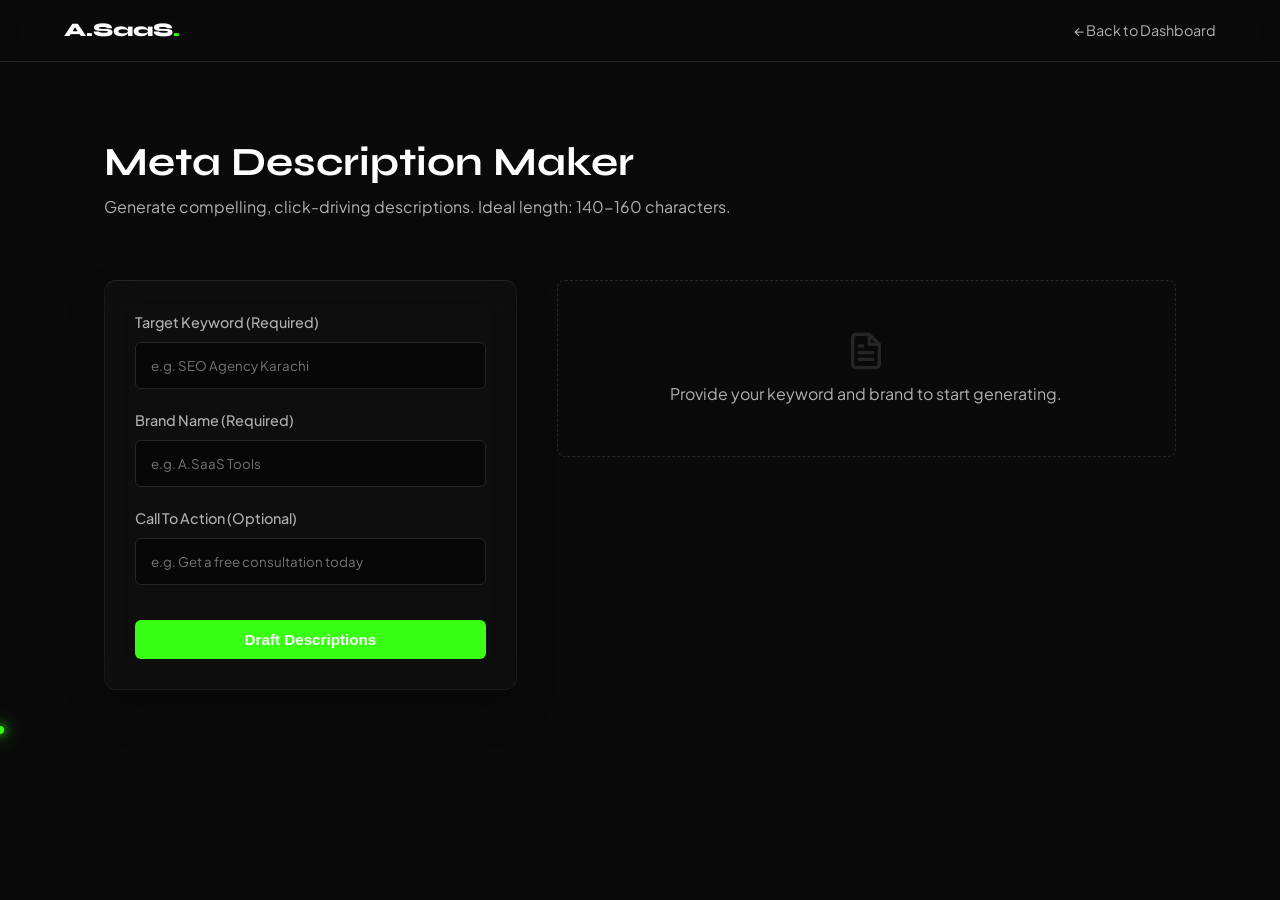
<file: public/tools/meta-description/index.html>
<!DOCTYPE html>
<html lang="en">
<head>
    <meta charset="UTF-8">
    <meta name="viewport" content="width=device-width, initial-scale=1.0">
    <title>Meta Description Generator | A.SaaS Tools</title>
    
    <link rel="preconnect" href="https://fonts.googleapis.com">
    <link rel="preconnect" href="https://fonts.gstatic.com" crossorigin>
    <link href="https://fonts.googleapis.com/css2?family=Plus+Jakarta+Sans:wght@400;500;600&family=Syne:wght@600;700;800&display=swap" rel="stylesheet">
    
    <link rel="stylesheet" href="../../css/global.css">

    
    <style>
        /* --- TOOL SPECIFIC STYLING --- */
        body { padding-top: 100px; }
        
        .tool-nav {
            position: fixed; top: 0; left: 0; width: 100%;
            padding: 15px 5%; background: rgba(10, 10, 10, 0.9);
            backdrop-filter: blur(12px); border-bottom: 1px solid var(--border-color);
            z-index: 1000; display: flex; justify-content: space-between; align-items: center;
        }
        .tool-nav .logo { font-family: var(--font-heading); font-size: 1.2rem; font-weight: 800; }
        .tool-nav .logo span { color: var(--primary); }
        .back-link { color: var(--text-sec); font-size: 0.9rem; transition: color 0.3s; }
        .back-link:hover { color: var(--text-main); }

        .tool-container {
            max-width: 1200px; margin: 0 auto; padding: 40px 5%;
            display: grid; grid-template-columns: 1fr 1.5fr; gap: 40px;
        }

        .tool-header { grid-column: span 2; margin-bottom: 20px; }
        .tool-header h1 { font-size: 2.5rem; margin-bottom: 10px; }
        .tool-header p { color: var(--text-sec); }

        .glass-panel {
            background: rgba(22, 22, 22, 0.4); backdrop-filter: blur(16px);
            border: 1px solid rgba(255, 255, 255, 0.05);
            border-top: 1px solid rgba(255, 255, 255, 0.1);
            border-radius: 12px; padding: 30px;
            box-shadow: 0 20px 40px rgba(0, 0, 0, 0.2);
            height: fit-content;
        }

        .input-group { margin-bottom: 20px; }
        .input-group label {
            display: block; font-size: 0.9rem; color: var(--text-sec);
            margin-bottom: 8px; font-weight: 500;
        }
        .input-group input {
            width: 100%; padding: 14px 15px; background: rgba(0, 0, 0, 0.5);
            border: 1px solid var(--border-color); color: var(--text-main);
            border-radius: 6px; font-family: var(--font-body);
            transition: var(--transition-smooth); outline: none;
        }
        .input-group input:focus { border-color: var(--primary); box-shadow: 0 0 10px rgba(57, 255, 20, 0.2); }

        .results-area { display: flex; flex-direction: column; gap: 20px; }
        
        .result-card {
            background: rgba(10, 10, 10, 0.6); border: 1px solid var(--border-color);
            border-radius: 8px; padding: 25px; position: relative;
            transition: transform 0.2s, border-color 0.2s;
        }
        .result-card:hover { border-color: rgba(57, 255, 20, 0.4); transform: translateY(-2px); }
        
        .result-desc { font-size: 1rem; color: #E8EAED; line-height: 1.6; margin-bottom: 15px; }
        
        .result-meta {
            display: flex; justify-content: space-between; align-items: center;
            font-size: 0.85rem; color: var(--text-sec);
            border-top: 1px solid rgba(255,255,255,0.05); padding-top: 15px;
        }

        .count-good { color: #27c93f; }
        .count-warn { color: #ffbd2e; }
        .count-bad { color: #ff5f56; }

        .copy-btn {
            background: transparent; border: 1px solid var(--border-color);
            color: var(--text-sec); padding: 6px 14px; border-radius: 4px;
            cursor: pointer; transition: all 0.2s; font-size: 0.85rem; font-weight: 500;
        }
        .copy-btn:hover { background: rgba(57, 255, 20, 0.1); color: var(--primary); border-color: var(--primary); }

        .empty-state {
            text-align: center; color: var(--text-sec); padding: 50px 20px;
            border: 1px dashed var(--border-color); border-radius: 8px;
            display: flex; flex-direction: column; align-items: center; gap: 10px;
        }

        @media (max-width: 968px) { .tool-container { grid-template-columns: 1fr; } }
    </style>
</head>
<body>

    <nav class="tool-nav">
        <a href="../../index.html" class="logo">A.SaaS<span>.</span></a>
        <a href="../../index.html" class="back-link">← Back to Dashboard</a>
    </nav>

    <div class="tool-container">
        <div class="tool-header">
            <h1>Meta Description Maker</h1>
            <p>Generate compelling, click-driving descriptions. Ideal length: 140-160 characters.</p>
        </div>

        <div class="glass-panel">
            <div class="input-group">
                <label for="mainKeyword">Target Keyword (Required)</label>
                <input type="text" id="mainKeyword" placeholder="e.g. SEO Agency Karachi">
            </div>
            
            <div class="input-group">
                <label for="brandName">Brand Name (Required)</label>
                <input type="text" id="brandName" placeholder="e.g. A.SaaS Tools">
            </div>
            
            <div class="input-group">
                <label for="ctaInput">Call To Action (Optional)</label>
                <input type="text" id="ctaInput" placeholder="e.g. Get a free consultation today">
            </div>

            <button id="generateBtn" class="btn btn-primary" style="width: 100%; margin-top: 15px;">
                Draft Descriptions
            </button>
        </div>

        <div class="results-area" id="resultsArea">
            <div class="empty-state">
                <svg width="40" height="40" viewBox="0 0 24 24" fill="none" stroke="var(--border-color)" stroke-width="2" stroke-linecap="round" stroke-linejoin="round"><path d="M14 2H6a2 2 0 0 0-2 2v16a2 2 0 0 0 2 2h12a2 2 0 0 0 2-2V8z"></path><polyline points="14 2 14 8 20 8"></polyline><line x1="16" y1="13" x2="8" y2="13"></line><line x1="16" y1="17" x2="8" y2="17"></line><polyline points="10 9 9 9 8 9"></polyline></svg>
                Provide your keyword and brand to start generating.
            </div>
        </div>
    </div>

    <script>
        document.addEventListener('DOMContentLoaded', () => {
            const generateBtn = document.getElementById('generateBtn');
            const generateBtnText = generateBtn.innerHTML;
            
            if (generateBtn) {
                generateBtn.addEventListener('click', () => {
                    const mainInput = document.getElementById('mainKeyword');
                    const brandInput = document.getElementById('brandName');
                    const ctaInput = document.getElementById('ctaInput');
                    const resultsArea = document.getElementById('resultsArea');

                    const main = mainInput.value.trim();
                    const brand = brandInput.value.trim();
                    let cta = ctaInput.value.trim();

                    if (!main || !brand) {
                        alert("Target Keyword and Brand Name are required.");
                        return;
                    }

                    // Default CTA if none provided
                    if(!cta) cta = "Contact us today to learn more and get started.";
                    
                    // Format CTA properly (ensure it ends with punctuation)
                    if (!cta.match(/[.!?]$/)) cta += ".";

                    generateBtn.innerHTML = 'Structuring Sentences...';
                    generateBtn.style.opacity = '0.7';
                    generateBtn.disabled = true;
                    resultsArea.innerHTML = '<div class="empty-state" style="border-color: var(--primary); color: var(--primary);">Crafting semantic variations...</div>';

                    setTimeout(() => {
                        const capitalize = (str) => str.replace(/\b\w/g, l => l.toUpperCase());
                        const mainCap = capitalize(main);
                        const brandCap = capitalize(brand);

                        // Advanced Template Engine for Meta Descriptions
                        const advancedTemplates = [];

                        // 1. Solution-Oriented
                        advancedTemplates.push(`Looking for expert ${mainCap}? ${brandCap} provides industry-leading solutions tailored for your business growth. ${capitalize(cta)}`);
                        
                        // 2. Authority & Trust
                        advancedTemplates.push(`Trust ${brandCap} for premium ${mainCap}. We deliver measurable results and proven strategies to help you dominate your market. ${capitalize(cta)}`);
                        
                        // 3. Direct & Actionable
                        advancedTemplates.push(`Maximize your performance with the best ${mainCap}. Partner with ${brandCap} for innovative strategies and dedicated support. ${capitalize(cta)}`);

                        // 4. Value Proposition
                        advancedTemplates.push(`Unlock your business potential with ${brandCap}'s specialized ${mainCap} services. Experience quality, speed, and reliability. ${capitalize(cta)}`);

                        resultsArea.innerHTML = ''; 

                        advancedTemplates.forEach((desc, index) => {
                            const length = desc.length;
                            let colorClass = 'count-bad';
                            let lengthStatus = 'Too Long/Short';
                            
                            // Google truncates around 155-160 chars
                            if (length >= 140 && length <= 160) {
                                colorClass = 'count-good';
                                lengthStatus = 'Optimal';
                            } else if (length >= 120 && length <= 170) {
                                colorClass = 'count-warn';
                                lengthStatus = 'Acceptable';
                            }

                            // Only show reasonable outputs
                            if (length >= 80 && length <= 220) {
                                const delay = index * 0.1;
                                
                                const cardHTML = `
                                    <div class="result-card fade-up show-element" style="transition-delay: ${delay}s">
                                        <div class="result-desc">${desc}</div>
                                        <div class="result-meta">
                                            <span>
                                                <span class="${colorClass}" style="font-weight: 600;">${lengthStatus}</span> 
                                                <span style="opacity: 0.6; margin-left: 5px;">(${length} chars)</span>
                                            </span>
                                            <button class="copy-btn" onclick="copyToClipboard(this, '${desc.replace(/'/g, "\\'")}')">Copy Description</button>
                                        </div>
                                    </div>
                                `;
                                resultsArea.insertAdjacentHTML('beforeend', cardHTML);
                            }
                        });

                        generateBtn.innerHTML = generateBtnText;
                        generateBtn.style.opacity = '1';
                        generateBtn.disabled = false;

                    }, 800);
                });
            }
        });

        function copyToClipboard(btnElement, text) {
            navigator.clipboard.writeText(text).then(() => {
                const originalText = btnElement.innerText;
                btnElement.innerText = 'Copied! ✓';
                btnElement.style.color = 'var(--text-main)';
                btnElement.style.borderColor = 'var(--primary)';
                btnElement.style.background = 'var(--primary)';
                
                setTimeout(() => {
                    btnElement.innerText = originalText;
                    btnElement.style.color = 'var(--text-sec)';
                    btnElement.style.borderColor = 'var(--border-color)';
                    btnElement.style.background = 'transparent';
                }, 2000);
            });
        }
    </script>

<!-- Cursor -->
<div class="cursor-dot"></div>
<div class="cursor-trail-container" id="trailContainer"></div>
<!-- Cursor End -->

<script src="../../js/main.js"></script>
<script src="../../js/animations.js"></script>       


</body>
</html>
</file>
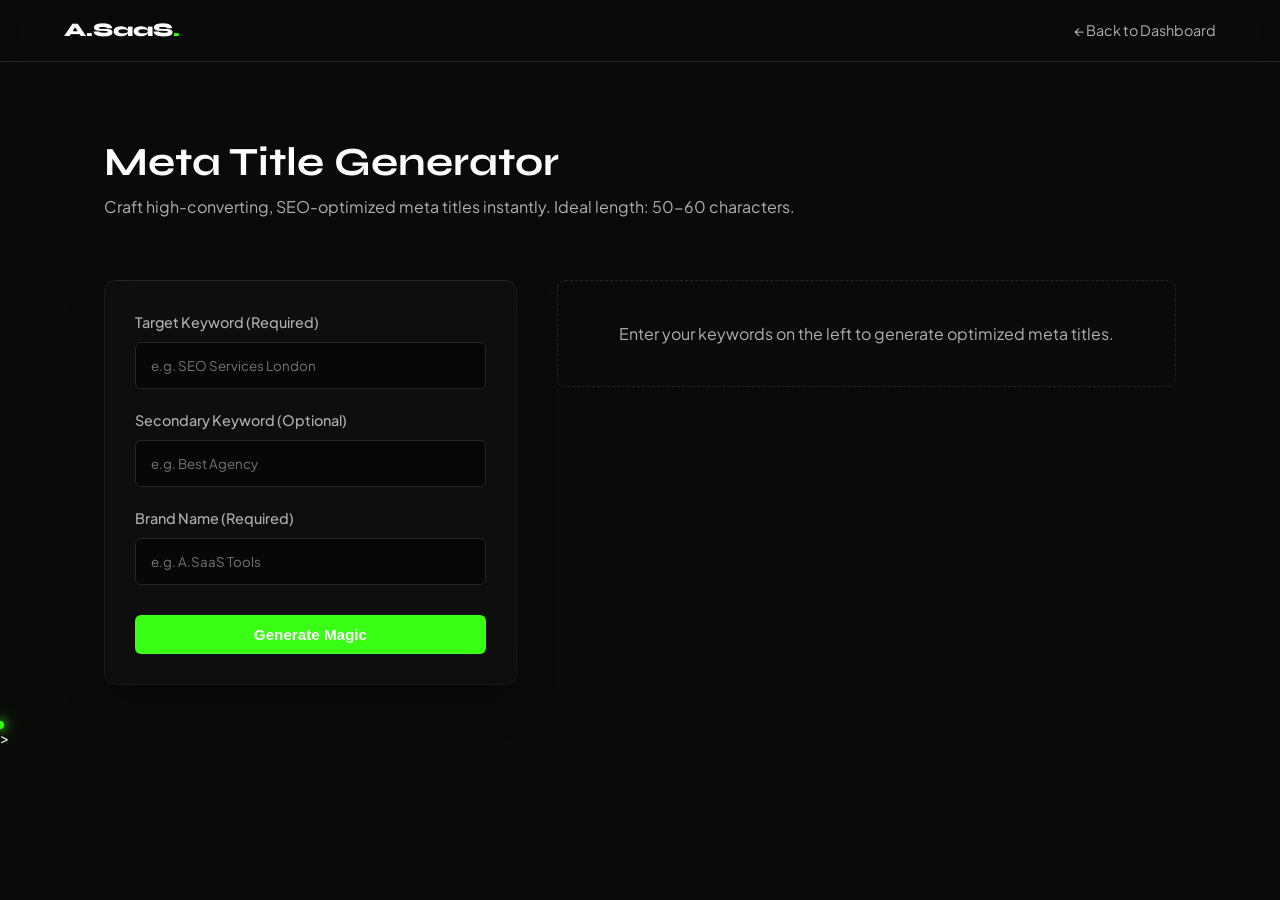
<file: public/tools/meta-title/index.html>
<!DOCTYPE html>
<html lang="en">
<head>
    <meta charset="UTF-8">
    <meta name="viewport" content="width=device-width, initial-scale=1.0">
    <title>Meta Title Generator | A.SaaS Tools</title>
    
    <link rel="preconnect" href="https://fonts.googleapis.com">
    <link rel="preconnect" href="https://fonts.gstatic.com" crossorigin>
    <link href="https://fonts.googleapis.com/css2?family=Plus+Jakarta+Sans:wght@400;500;600&family=Syne:wght@600;700;800&display=swap" rel="stylesheet">
    
    <link rel="stylesheet" href="../../css/global.css">
    
    <style>
        /* --- TOOL SPECIFIC STYLING --- */
        body { padding-top: 100px; }
        
        /* Simplified Navbar for Tools Pages */
        .tool-nav {
            position: fixed; top: 0; left: 0; width: 100%;
            padding: 15px 5%; background: rgba(10, 10, 10, 0.9);
            backdrop-filter: blur(12px); border-bottom: 1px solid var(--border-color);
            z-index: 1000; display: flex; justify-content: space-between; align-items: center;
        }
        .tool-nav .logo { font-family: var(--font-heading); font-size: 1.2rem; font-weight: 800; }
        .tool-nav .logo span { color: var(--primary); }
        .back-link { color: var(--text-sec); font-size: 0.9rem; transition: color 0.3s; }
        .back-link:hover { color: var(--text-main); }

        /* Tool Layout */
        .tool-container {
            max-width: 1200px; margin: 0 auto; padding: 40px 5%;
            display: grid; grid-template-columns: 1fr 1.5fr; gap: 40px;
        }

        .tool-header { grid-column: span 2; margin-bottom: 20px; }
        .tool-header h1 { font-size: 2.5rem; margin-bottom: 10px; }
        .tool-header p { color: var(--text-sec); }

        /* Input Form Panel */
        .glass-panel {
            background: rgba(22, 22, 22, 0.4); backdrop-filter: blur(16px);
            border: 1px solid rgba(255, 255, 255, 0.05);
            border-top: 1px solid rgba(255, 255, 255, 0.1);
            border-radius: 12px; padding: 30px;
            box-shadow: 0 20px 40px rgba(0, 0, 0, 0.2);
        }

        .input-group { margin-bottom: 20px; }
        .input-group label {
            display: block; font-size: 0.9rem; color: var(--text-sec);
            margin-bottom: 8px; font-weight: 500;
        }
        .input-group input {
            width: 100%; padding: 14px 15px; background: rgba(0, 0, 0, 0.5);
            border: 1px solid var(--border-color); color: var(--text-main);
            border-radius: 6px; font-family: var(--font-body);
            transition: var(--transition-smooth); outline: none;
        }
        .input-group input:focus { border-color: var(--primary); box-shadow: 0 0 10px rgba(57, 255, 20, 0.2); }

        /* Results Panel */
        .results-area { display: flex; flex-direction: column; gap: 20px; }
        
        .result-card {
            background: rgba(10, 10, 10, 0.6); border: 1px solid var(--border-color);
            border-radius: 8px; padding: 20px; position: relative;
            transition: transform 0.2s, border-color 0.2s;
        }
        .result-card:hover { border-color: rgba(57, 255, 20, 0.4); transform: translateY(-2px); }
        
        .result-title { font-size: 1.1rem; color: #1a0dab; /* Google Blue style */ margin-bottom: 10px; font-weight: 600; letter-spacing: 0.2px; }
        
        .result-meta {
            display: flex; justify-content: space-between; align-items: center;
            font-size: 0.85rem; color: var(--text-sec); margin-top: 15px;
            border-top: 1px solid rgba(255,255,255,0.05); padding-top: 10px;
        }

        /* Character Count Indicator */
        .char-count { font-family: monospace; font-size: 1rem; }
        .count-good { color: #27c93f; }
        .count-warn { color: #ffbd2e; }
        .count-bad { color: #ff5f56; }

        .copy-btn {
            background: transparent; border: 1px solid var(--border-color);
            color: var(--text-sec); padding: 5px 12px; border-radius: 4px;
            cursor: pointer; transition: all 0.2s; font-size: 0.8rem;
        }
        .copy-btn:hover { background: rgba(57, 255, 20, 0.1); color: var(--primary); border-color: var(--primary); }

        .empty-state {
            text-align: center; color: var(--text-sec); padding: 40px;
            border: 1px dashed var(--border-color); border-radius: 8px;
        }

        @media (max-width: 968px) { .tool-container { grid-template-columns: 1fr; } }
    </style>
</head>
<body>

    <nav class="tool-nav">
        <a href="../../index.html" class="logo">A.SaaS<span>.</span></a>
        <a href="../../index.html" class="back-link">← Back to Dashboard</a>
    </nav>

    <div class="tool-container">
        <div class="tool-header">
            <h1>Meta Title Generator</h1>
            <p>Craft high-converting, SEO-optimized meta titles instantly. Ideal length: 50-60 characters.</p>
        </div>

        <div class="glass-panel">
            <div class="input-group">
                <label for="mainKeyword">Target Keyword (Required)</label>
                <input type="text" id="mainKeyword" placeholder="e.g. SEO Services London">
            </div>
            
            <div class="input-group">
                <label for="secKeyword">Secondary Keyword (Optional)</label>
                <input type="text" id="secKeyword" placeholder="e.g. Best Agency">
            </div>
            
            <div class="input-group">
                <label for="brandName">Brand Name (Required)</label>
                <input type="text" id="brandName" placeholder="e.g. A.SaaS Tools">
            </div>

            <button id="generateBtn" class="btn btn-primary" style="width: 100%; margin-top: 10px;">
                Generate Magic
            </button>
        </div>

        <div class="results-area" id="resultsArea">
            <div class="empty-state">
                Enter your keywords on the left to generate optimized meta titles.
            </div>
            </div>
    </div>

<script>
        document.addEventListener('DOMContentLoaded', () => {
            const generateBtn = document.getElementById('generateBtn');
            const generateBtnText = generateBtn.innerHTML;
            
            if (generateBtn) {
                generateBtn.addEventListener('click', () => {
                    const mainInput = document.getElementById('mainKeyword');
                    const secInput = document.getElementById('secKeyword');
                    const brandInput = document.getElementById('brandName');
                    const resultsArea = document.getElementById('resultsArea');

                    const main = mainInput.value.trim();
                    const sec = secInput.value.trim();
                    const brand = brandInput.value.trim();

                    if (!main || !brand) {
                        alert("Please enter Target Keyword and Brand Name!");
                        return;
                    }

                    // Simulated Processing State (For Premium SaaS Feel)
                    generateBtn.innerHTML = 'Analyzing Search Intent...';
                    generateBtn.style.opacity = '0.7';
                    generateBtn.disabled = true;
                    resultsArea.innerHTML = '<div class="empty-state" style="border-color: var(--primary); color: var(--primary);">Applying SEO heuristics...</div>';

                    setTimeout(() => {
                        // Advanced Power Words & Formats
                        const year = new Date().getFullYear();
                        
                        // Capitalize helper function
                        const capitalize = (str) => str.replace(/\b\w/g, l => l.toUpperCase());
                        
                        const mainCap = capitalize(main);
                        const secCap = sec ? capitalize(sec) : '';
                        const brandCap = capitalize(brand);

                        // Advanced Template Engine categorized by Intent
                        const advancedTemplates = [];

                        // 1. High-Intent / Commercial (To drive conversions)
                        advancedTemplates.push(`Hire the Best ${mainCap} Experts | ${brandCap}`);
                        advancedTemplates.push(`${mainCap} Services - Top Rated Agency | ${brandCap}`);
                        if(secCap) advancedTemplates.push(`Premium ${mainCap} & ${secCap} | ${brandCap}`);

                        // 2. Action-Oriented (High CTR)
                        advancedTemplates.push(`Boost Your ROI with Expert ${mainCap} | ${brandCap}`);
                        advancedTemplates.push(`Get Results Fast: ${mainCap} Solutions | ${brandCap}`);
                        
                        // 3. Authority / Trust (Brand focused)
                        advancedTemplates.push(`${brandCap}: The #1 Choice for ${mainCap}`);
                        if(secCap) advancedTemplates.push(`${mainCap} Specialists - Trusted for ${secCap} | ${brandCap}`);
                        
                        // 4. Time-Sensitive / Freshness (Google loves this)
                        advancedTemplates.push(`Top ${mainCap} Strategies for ${year} | ${brandCap}`);
                        advancedTemplates.push(`${mainCap}: Proven Results in ${year} | ${brandCap}`);

                        // 5. Niche/Specific (If secondary keyword exists)
                        if(secCap) {
                            advancedTemplates.push(`${secCap} Focused ${mainCap} | Get Started | ${brandCap}`);
                        } else {
                            advancedTemplates.push(`Custom ${mainCap} Tailored For Your Growth | ${brandCap}`);
                        }

                        resultsArea.innerHTML = ''; // Clear processing state

                        // Render Logic
                        advancedTemplates.forEach((title, index) => {
                            const length = title.length;
                            let colorClass = 'count-bad';
                            let lengthStatus = 'Too Long/Short';
                            
                            // Perfect SEO length logic (50-60 is ideal, 40-65 is acceptable)
                            if (length >= 50 && length <= 60) {
                                colorClass = 'count-good';
                                lengthStatus = 'Optimal';
                            } else if (length >= 40 && length <= 65) {
                                colorClass = 'count-warn';
                                lengthStatus = 'Acceptable';
                            }

                            // Only show titles that aren't completely broken in length (under 30 or over 80)
                            if (length >= 30 && length <= 75) {
                                const delay = index * 0.1; // Staggered entrance animation
                                
                                const cardHTML = `
                                    <div class="result-card fade-up show-element" style="transition-delay: ${delay}s">
                                        <div class="result-title" style="color: #fff; font-size: 1.15rem;">${title}</div>
                                        <div class="result-meta">
                                            <span>
                                                <span class="${colorClass}" style="font-weight: 600;">${lengthStatus}</span> 
                                                <span style="opacity: 0.6; margin-left: 5px;">(${length} chars)</span>
                                            </span>
                                            <button class="copy-btn" onclick="copyToClipboard(this, '${title.replace(/'/g, "\\'")}')">Copy</button>
                                        </div>
                                    </div>
                                `;
                                resultsArea.insertAdjacentHTML('beforeend', cardHTML);
                            }
                        });

                        // Restore Button
                        generateBtn.innerHTML = generateBtnText;
                        generateBtn.style.opacity = '1';
                        generateBtn.disabled = false;

                    }, 800); // 800ms delay to feel like the algorithm is "thinking"
                });
            }
        });

        function copyToClipboard(btnElement, text) {
            navigator.clipboard.writeText(text).then(() => {
                const originalText = btnElement.innerText;
                btnElement.innerText = 'Copied! ✓';
                btnElement.style.color = 'var(--primary)';
                btnElement.style.borderColor = 'var(--primary)';
                btnElement.style.background = 'rgba(57, 255, 20, 0.1)';
                
                setTimeout(() => {
                    btnElement.innerText = originalText;
                    btnElement.style.color = '';
                    btnElement.style.borderColor = '';
                    btnElement.style.background = 'transparent';
                }, 2000);
            });
        }
    </script>

<!-- Cursor -->
<div class="cursor-dot"></div>
<div class="cursor-trail-container" id="trailContainer"></div>
<!-- Cursor End -->

<script src="../../js/main.js"></script>
<script src="../../js/animations.js"></script>        

</body>
</html>>
</file>
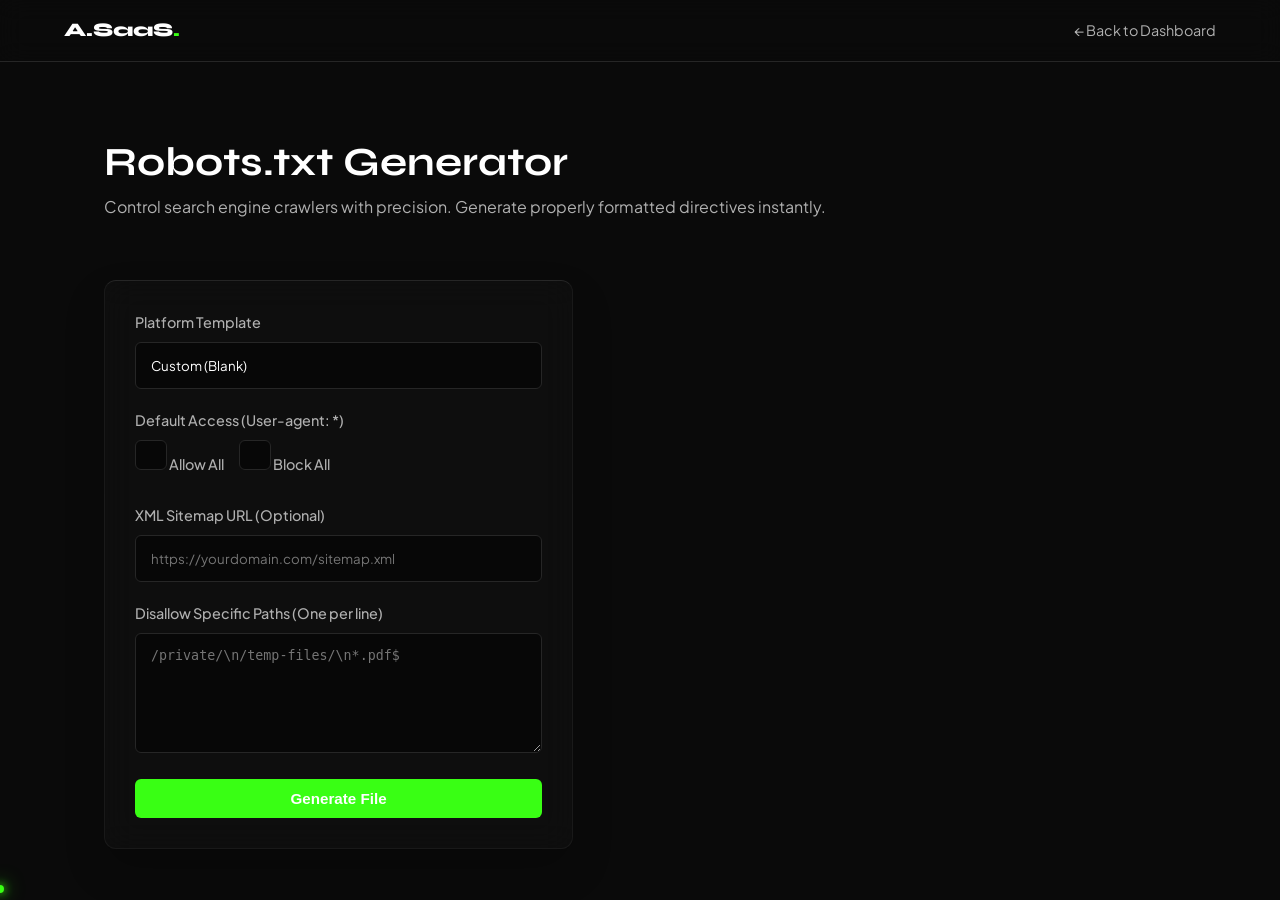
<file: public/tools/robots-txt/index.html>
<!DOCTYPE html>
<html lang="en">
<head>
    <meta charset="UTF-8">
    <meta name="viewport" content="width=device-width, initial-scale=1.0">
    <title>Robots.txt Generator | A.SaaS Tools</title>
    
    <link rel="preconnect" href="https://fonts.googleapis.com">
    <link rel="preconnect" href="https://fonts.gstatic.com" crossorigin>
    <link href="https://fonts.googleapis.com/css2?family=Plus+Jakarta+Sans:wght@400;500;600&family=Syne:wght@600;700;800&display=swap" rel="stylesheet">
    
    <link rel="stylesheet" href="../../css/global.css">
    
    <style>
        /* --- TOOL SPECIFIC STYLING --- */
        body { padding-top: 100px; }
        
        .tool-nav {
            position: fixed; top: 0; left: 0; width: 100%;
            padding: 15px 5%; background: rgba(10, 10, 10, 0.9);
            backdrop-filter: blur(12px); border-bottom: 1px solid var(--border-color);
            z-index: 1000; display: flex; justify-content: space-between; align-items: center;
        }
        .tool-nav .logo { font-family: var(--font-heading); font-size: 1.2rem; font-weight: 800; }
        .tool-nav .logo span { color: var(--primary); }
        .back-link { color: var(--text-sec); font-size: 0.9rem; transition: color 0.3s; }
        .back-link:hover { color: var(--text-main); }

        .tool-container {
            max-width: 1200px; margin: 0 auto; padding: 40px 5%;
            display: grid; grid-template-columns: 1fr 1.2fr; gap: 40px;
        }

        .tool-header { grid-column: span 2; margin-bottom: 20px; }
        .tool-header h1 { font-size: 2.5rem; margin-bottom: 10px; }
        .tool-header p { color: var(--text-sec); }

        .glass-panel {
            background: rgba(22, 22, 22, 0.4); backdrop-filter: blur(16px);
            border: 1px solid rgba(255, 255, 255, 0.05);
            border-top: 1px solid rgba(255, 255, 255, 0.1);
            border-radius: 12px; padding: 30px;
            box-shadow: 0 20px 40px rgba(0, 0, 0, 0.2);
            height: fit-content;
        }

        .input-group { margin-bottom: 20px; }
        .input-group label {
            display: block; font-size: 0.9rem; color: var(--text-sec);
            margin-bottom: 8px; font-weight: 500;
        }
        .input-group input, .input-group select, .input-group textarea {
            width: 100%; padding: 14px 15px; background: rgba(0, 0, 0, 0.5);
            border: 1px solid var(--border-color); color: var(--text-main);
            border-radius: 6px; font-family: var(--font-body);
            transition: var(--transition-smooth); outline: none;
            -webkit-appearance: none; /* For standardizing selects */
        }
        .input-group textarea { height: 120px; resize: vertical; font-family: monospace; }
        .input-group input:focus, .input-group select:focus, .input-group textarea:focus { border-color: var(--primary); box-shadow: 0 0 10px rgba(57, 255, 20, 0.2); }

        /* Danger/Warning toggle styling */
        .radio-group { display: flex; gap: 15px; margin-top: 5px; }
        .radio-label {
            display: flex; align-items: center; gap: 8px; cursor: pointer;
            font-size: 0.9rem; color: var(--text-main);
        }
        .radio-label input[type="radio"] { width: auto; accent-color: var(--primary); }
        .warning-text { color: #ff5f56; font-size: 0.8rem; margin-top: 5px; display: none; }

        /* Results Editor Style */
        .editor-container {
            background: #111; border: 1px solid var(--border-color);
            border-radius: 8px; overflow: hidden; position: relative;
        }
        
        .editor-header {
            display: flex; justify-content: space-between; align-items: center;
            background: #1a1a1a; padding: 12px 20px; border-bottom: 1px solid var(--border-color);
        }
        
        .editor-title { font-size: 0.85rem; color: var(--text-sec); font-family: monospace; display: flex; align-items: center; gap: 8px;}
        .editor-title::before { content: ''; width: 8px; height: 8px; background: var(--primary); border-radius: 50%; }

        .editor-actions { display: flex; gap: 10px; }
        
        .editor-btn {
            background: transparent; border: 1px solid var(--border-color);
            color: var(--text-sec); padding: 5px 12px; border-radius: 4px;
            cursor: pointer; transition: all 0.2s; font-size: 0.8rem;
        }
        .editor-btn:hover { background: rgba(57, 255, 20, 0.1); color: var(--primary); border-color: var(--primary); }
        .btn-fill { background: rgba(255, 255, 255, 0.05); }

        .editor-body { padding: 25px; min-height: 300px; }
        .editor-body pre { font-family: monospace; color: #E8EAED; font-size: 0.95rem; line-height: 1.6; white-space: pre-wrap; }
        
        /* Syntax highlighting classes */
        .syn-comment { color: #6a9955; }
        .syn-keyword { color: #569cd6; font-weight: 600; }
        .syn-value { color: #ce9178; }

        .empty-state { text-align: center; color: var(--text-sec); padding: 50px 20px; }

        @media (max-width: 968px) { .tool-container { grid-template-columns: 1fr; } }
    </style>
</head>
<body>

    <nav class="tool-nav">
        <a href="../../index.html" class="logo">A.SaaS<span>.</span></a>
        <a href="../../index.html" class="back-link">← Back to Dashboard</a>
    </nav>

    <div class="tool-container">
        <div class="tool-header">
            <h1>Robots.txt Generator</h1>
            <p>Control search engine crawlers with precision. Generate properly formatted directives instantly.</p>
        </div>

        <div class="glass-panel">
            <div class="input-group">
                <label for="cmsTemplate">Platform Template</label>
                <select id="cmsTemplate">
                    <option value="custom">Custom (Blank)</option>
                    <option value="wordpress">WordPress Optimized</option>
                    <option value="shopify">Shopify Optimized</option>
                </select>
            </div>

            <div class="input-group">
                <label>Default Access (User-agent: *)</label>
                <div class="radio-group">
                    <label class="radio-label">
                        <input type="radio" name="defaultAccess" value="allow" checked> Allow All
                    </label>
                    <label class="radio-label">
                        <input type="radio" name="defaultAccess" value="disallow"> Block All
                    </label>
                </div>
                <div id="blockWarning" class="warning-text">⚠️ Warning: This will hide your entire site from Google.</div>
            </div>

            <div class="input-group">
                <label for="sitemapUrl">XML Sitemap URL (Optional)</label>
                <input type="url" id="sitemapUrl" placeholder="https://yourdomain.com/sitemap.xml">
            </div>

            <div class="input-group">
                <label for="customPaths">Disallow Specific Paths (One per line)</label>
                <textarea id="customPaths" placeholder="/private/\n/temp-files/\n*.pdf$"></textarea>
            </div>

            <button id="generateBtn" class="btn btn-primary" style="width: 100%;">
                Generate File
            </button>
        </div>

        <div class="editor-container fade-up" style="opacity: 0; transform: translateY(20px); transition: all 0.5s;">
            <div class="editor-header">
                <div class="editor-title">robots.txt</div>
                <div class="editor-actions">
                    <button class="editor-btn" id="copyBtn" style="display: none;">Copy</button>
                    <button class="editor-btn btn-fill" id="downloadBtn" style="display: none;">Download .txt</button>
                </div>
            </div>
            <div class="editor-body">
                <div class="empty-state" id="editorEmpty">
                    Configure your settings on the left to generate the robots.txt code.
                </div>
                <pre id="editorOutput" style="display: none;"></pre>
            </div>
        </div>
    </div>

    <script>
        document.addEventListener('DOMContentLoaded', () => {
            const generateBtn = document.getElementById('generateBtn');
            const copyBtn = document.getElementById('copyBtn');
            const downloadBtn = document.getElementById('downloadBtn');
            const editorContainer = document.querySelector('.editor-container');
            const editorEmpty = document.getElementById('editorEmpty');
            const editorOutput = document.getElementById('editorOutput');
            const blockRadios = document.querySelectorAll('input[name="defaultAccess"]');
            const warningText = document.getElementById('blockWarning');
            const cmsTemplate = document.getElementById('cmsTemplate');
            const customPathsTextarea = document.getElementById('customPaths');

            // Toggle Warning
            blockRadios.forEach(radio => {
                radio.addEventListener('change', (e) => {
                    warningText.style.display = e.target.value === 'disallow' ? 'block' : 'none';
                });
            });

            // Template Auto-fill
            const templates = {
                wordpress: "/wp-admin/\n/wp-login.php\n/xmlrpc.php\n*?replytocom",
                shopify: "/admin\n/cart\n/checkout\n/orders\n*?customer_posted=true",
                custom: ""
            };

            cmsTemplate.addEventListener('change', (e) => {
                customPathsTextarea.value = templates[e.target.value];
            });

            // Generate Logic
            if (generateBtn) {
                generateBtn.addEventListener('click', () => {
                    const access = document.querySelector('input[name="defaultAccess"]:checked').value;
                    const sitemap = document.getElementById('sitemapUrl').value.trim();
                    const customPaths = customPathsTextarea.value.trim().split('\n').filter(p => p.trim() !== '');

                    let outputRaw = "";
                    let outputHTML = "";

                    // Header Comment
                    const date = new Date().toISOString().split('T')[0];
                    outputRaw += `# Generated by A.SaaS Tools [${date}]\n`;
                    outputHTML += `<span class="syn-comment"># Generated by A.SaaS Tools [${date}]</span>\n`;
                    
                    // User Agent
                    outputRaw += `User-agent: *\n`;
                    outputHTML += `<span class="syn-keyword">User-agent:</span> <span class="syn-value">*</span>\n`;

                    // Access Rules
                    if (access === 'disallow') {
                        outputRaw += `Disallow: /\n`;
                        outputHTML += `<span class="syn-keyword">Disallow:</span> <span class="syn-value">/</span>\n`;
                    } else {
                        if (customPaths.length === 0) {
                            outputRaw += `Allow: /\n`;
                            outputHTML += `<span class="syn-keyword">Allow:</span> <span class="syn-value">/</span>\n`;
                        } else {
                            customPaths.forEach(path => {
                                outputRaw += `Disallow: ${path.trim()}\n`;
                                outputHTML += `<span class="syn-keyword">Disallow:</span> <span class="syn-value">${path.trim()}</span>\n`;
                            });
                        }
                    }

                    // Sitemap
                    if (sitemap) {
                        outputRaw += `\nSitemap: ${sitemap}\n`;
                        outputHTML += `\n<span class="syn-keyword">Sitemap:</span> <span class="syn-value">${sitemap}</span>\n`;
                    }

                    // UI Updates
                    editorEmpty.style.display = 'none';
                    editorOutput.style.display = 'block';
                    editorOutput.innerHTML = outputHTML;
                    copyBtn.style.display = 'block';
                    downloadBtn.style.display = 'block';
                    
                    editorContainer.style.opacity = '1';
                    editorContainer.style.transform = 'translateY(0)';

                    // Store raw text for copy/download
                    editorOutput.setAttribute('data-raw', outputRaw);
                });
            }

            // Copy Action
            copyBtn.addEventListener('click', () => {
                const text = editorOutput.getAttribute('data-raw');
                navigator.clipboard.writeText(text).then(() => {
                    const originalText = copyBtn.innerText;
                    copyBtn.innerText = 'Copied!';
                    copyBtn.style.color = 'var(--primary)';
                    copyBtn.style.borderColor = 'var(--primary)';
                    setTimeout(() => {
                        copyBtn.innerText = originalText;
                        copyBtn.style.color = '';
                        copyBtn.style.borderColor = '';
                    }, 2000);
                });
            });

            // Download Action
            downloadBtn.addEventListener('click', () => {
                const text = editorOutput.getAttribute('data-raw');
                const blob = new Blob([text], { type: 'text/plain' });
                const url = window.URL.createObjectURL(blob);
                const a = document.createElement('a');
                a.href = url;
                a.download = 'robots.txt';
                document.body.appendChild(a);
                a.click();
                document.body.removeChild(a);
                window.URL.revokeObjectURL(url);
            });
        });
    </script>

<!-- Cursor -->
<div class="cursor-dot"></div>
<div class="cursor-trail-container" id="trailContainer"></div>
<!-- Cursor End -->

<script src="../../js/main.js"></script>
<script src="../../js/animations.js"></script>
        
</body>
</html>
</file>
<file: public/css/global.css>
/* --- PREMIUM NEON TRAIL CURSOR (BULLETPROOF) --- */

/* Force hide default cursor EVERYWHERE */
* {
    cursor: none !important;
}

/* Main Cursor Dot - Unbeatable Z-Index */
.cursor-dot {
    width: 8px;
    height: 8px;
    background-color: var(--primary);
    border-radius: 50%;
    position: fixed;
    pointer-events: none;
    z-index: 999999 !important; /* Always on top of everything */
    transform: translate(-50%, -50%);
    box-shadow: 0 0 10px var(--primary), 0 0 20px var(--primary);
    transition: width 0.2s, height 0.2s;
}

/* Trail Container */
.cursor-trail-container {
    position: fixed;
    top: 0;
    left: 0;
    width: 100vw;
    height: 100vh;
    pointer-events: none;
    z-index: 999998 !important; /* Just below main dot */
    overflow: hidden; /* Prevents scrollbar glitches */
}

.trail-ring {
    position: absolute;
    width: 10px;
    height: 10px;
    border: 2px solid var(--primary);
    border-radius: 50%;
    pointer-events: none;
    transform: translate(-50%, -50%) scale(1);
    opacity: 1;
    animation: ringExplodeFade 0.6s ease-out forwards;
}

.cursor-dot.hovering {
    width: 20px;
    height: 20px;
    background-color: rgba(57, 255, 20, 0.2);
    border: 2px solid var(--primary);
}

@keyframes ringExplodeFade {
    0% { transform: translate(-50%, -50%) scale(1); opacity: 1; border-width: 2px; }
    100% { transform: translate(-50%, -50%) scale(3); opacity: 0; border-width: 1px; }
}

/* Animation: Expands and Fades out */
@keyframes ringExplodeFade {
    0% {
        transform: translate(-50%, -50%) scale(1);
        opacity: 1;
        border-width: 2px;
    }
    100% {
        transform: translate(-50%, -50%) scale(3); /* Expands 3x */
        opacity: 0; /* Vanishes */
        border-width: 1px;
    }
}

/* --- CSS VARIABLES (Design System) --- */
:root {
    --primary: #39FF14;
    --bg-dark: #0A0A0A;
    --card-bg: #161616;
    --border-color: #262626;
    --text-main: #FFFFFF;
    --text-sec: #B0B0B0;
    
    --font-heading: 'Syne', sans-serif;
    --font-body: 'Plus Jakarta Sans', sans-serif;
    
    --transition-smooth: all 0.3s cubic-bezier(0.25, 0.8, 0.25, 1);
}

/* --- RESET & BASE --- */
* {
    margin: 0;
    padding: 0;
    box-sizing: border-box;
}

body {
    background-color: var(--bg-dark);
    color: var(--text-main);
    font-family: var(--font-body);
    line-height: 1.6;
    -webkit-font-smoothing: antialiased;
    overflow-x: hidden;
}

h1, h2, h3, h4, h5, h6 {
    font-family: var(--font-heading);
    font-weight: 700;
    line-height: 1.1;
}

a {
    text-decoration: none;
    color: inherit;
}

/* --- GLOBAL COMPONENTS --- */
.btn {
    display: inline-flex;
    align-items: center;
    justify-content: center;
    padding: 10px 24px;
    border-radius: 6px;
    font-weight: 600;
    font-size: 0.95rem;
    transition: var(--transition-smooth);
    cursor: pointer;
    border: 1px solid transparent;
}

.btn-large {
    padding: 14px 32px;
    font-size: 1rem;
}

.btn-primary {
    background-color: var(--primary);
    color: var(--text-main);
}

.btn-primary:hover {
    background-color: #2dd10f;
    transform: translateY(-2px);
    box-shadow: 0 8px 20px rgba(57, 255, 20, 0.25);
}

.btn-secondary {
    background-color: transparent;
    color: var(--text-main);
    border-color: var(--border-color);
}

.btn-secondary:hover {
    background-color: var(--card-bg);
    border-color: var(--text-sec);
}

/* --- UTILITIES & SCROLL ANIMATIONS --- */
.fade-up {
    opacity: 0;
    transform: translateY(30px);
    transition: opacity 0.8s cubic-bezier(0.16, 1, 0.3, 1), transform 0.8s cubic-bezier(0.16, 1, 0.3, 1);
    will-change: opacity, transform; /* Boosts Performance */
}

/* Ye class animations.js add karega jab element screen par aayega */
.fade-up.show-element {
    opacity: 1;
    transform: translateY(0);
}
</file>
<file: public/css/components.css>
/* Container constraint */
.container {
    width: 100%;
    max-width: 1280px;
    margin: auto;
    padding: 0 20px;
}

/* Navbar Flexbox */
.navbar {
    position: fixed;
    top: 0;
    width: 100%;
    z-index: 1000;
    transition: 0.3s ease;
}

.nav-wrapper {
    display: flex;
    align-items: center;
    justify-content: space-between;
    height: 90px;
}

.nav-links {
    display: flex;
    gap: 30px;
}

.nav-links a {
    color: var(--text-primary);
    text-decoration: none;
    font-weight: 500;
}

.nav-links a:hover {
    color: var(--primary);
}
</file>
<file: public/css/homepage.css>
/* =========================================
   1. NAVBAR
========================================= */
.navbar {
    position: fixed;
    top: 0;
    left: 0;
    width: 100%;
    padding: 20px 0;
    z-index: 1000;
    transition: var(--transition-smooth);
    background: transparent;
}

.navbar.scrolled {
    padding: 15px 0;
    background: rgba(10, 10, 10, 0.7);
    backdrop-filter: blur(12px);
    border-bottom: 1px solid var(--border-color);
}

.nav-container {
    max-width: 1400px;
    margin: 0 auto;
    padding: 0 5%;
    display: flex;
    justify-content: space-between;
    align-items: center;
}

.logo {
    display: flex;
    align-items: center;
}

.nav-links {
    display: flex;
    gap: 30px;
}

.nav-links a {
    font-size: 0.95rem;
    color: var(--text-sec);
    font-weight: 500;
    transition: color 0.2s ease;
}

.nav-links a:hover {
    color: var(--text-main);
}

/* Navigation Dropdown Styles */
.nav-links { display: flex; list-style: none; gap: 20px; }
.nav-item { position: relative; }

.dropdown-menu {
    position: absolute; top: 100%; left: 0;
    background: #0d0d0d; border: 1px solid #333;
    padding: 10px 0; min-width: 200px;
    opacity: 0; visibility: hidden;
    transition: all 0.3s ease;
    z-index: 1000;
}

.nav-item:hover .dropdown-menu { opacity: 1; visibility: visible; }

.dropdown-menu li a {
    display: block; padding: 10px 20px;
    color: #a4abc8; font-size: 0.9rem;
    transition: 0.2s;
}

.dropdown-menu li a:hover { color: #39FF14; background: rgba(57, 255, 20, 0.05); }

/* =========================================
   2. HERO SECTION (BASE & LAYOUT)
========================================= */
.hero {
    min-height: 100vh;
    display: flex;
    align-items: center;
    padding-top: 80px; /* Offset for nav */
    position: relative;
    overflow: hidden;
}

.hero-container {
    max-width: 1400px;
    margin: 0 auto;
    padding: 0 5%;
    display: grid;
    grid-template-columns: 1fr 1fr;
    gap: 60px;
    align-items: center;
    position: relative;
    z-index: 1; /* Keeps content above ambient glow */
}

/* Hero Left: Typography */
.hero-left h1 {
    font-size: clamp(3rem, 5vw, 4.5rem);
    letter-spacing: -1.5px;
    margin-bottom: 20px;
    line-height: 1.1;
}

.typing-wrapper {
    font-family: var(--font-heading);
    font-size: clamp(1.5rem, 3vw, 2.5rem);
    font-weight: 600;
    margin-bottom: 25px;
}

.cursor {
    color: var(--primary);
    animation: blink 1s step-start infinite;
}

@keyframes blink { 50% { opacity: 0; } }

.hero-desc {
    color: var(--text-sec);
    font-size: 1.1rem;
    max-width: 90%;
    margin-bottom: 40px;
}

.hero-cta {
    display: flex;
    gap: 20px;
}

/* =========================================
   3. HERO RIGHT: 3D MOCKUP POSITIONING
========================================= */
.mockup-container {
    position: relative;
    width: 100%;
    height: 500px;
    perspective: 1000px; /* Crucial for 3D effect */
}

.mockup-main {
    position: absolute;
    top: 50%;
    left: 50%;
    /* This creates the SaaS angled look */
    transform: translate(-50%, -50%) rotateY(-15deg) rotateX(5deg);
    width: 100%;
    max-width: 500px;
    overflow: hidden;
}

.mockup-header {
    background: rgba(10, 10, 10, 0.5);
    padding: 15px 20px;
    border-bottom: 1px solid rgba(255, 255, 255, 0.05);
    display: flex;
    align-items: center;
    gap: 15px;
}

.dots { display: flex; gap: 6px; }
.dots span { width: 10px; height: 10px; border-radius: 50%; background: #333; }
.dots span:nth-child(1) { background: #ff5f56; }
.dots span:nth-child(2) { background: #ffbd2e; }
.dots span:nth-child(3) { background: #27c93f; }

.mockup-title { 
    font-size: 0.8rem; 
    color: var(--text-sec); 
}

.mockup-body { padding: 30px; }

.mockup-bars { 
    display: flex; 
    align-items: flex-end; 
    justify-content: space-between; 
    height: 100px; 
    gap: 15px; 
}
.bar { flex: 1; border-radius: 4px 4px 0 0; }

/* Floating Cards Positioning */
.mockup-card {
    position: absolute;
    padding: 20px;
    display: flex;
    flex-direction: column;
    gap: 5px;
}
.card-label { font-size: 0.8rem; color: var(--text-sec); }
.card-value { font-size: 1.5rem; font-family: var(--font-heading); font-weight: 700; }

.card-1 { top: 10%; right: -5%; z-index: 2; }
.card-2 { bottom: 15%; left: -10%; z-index: 2; }


/* =========================================
   4. NEURO-DESIGN: AMBIENT & NEON EFFECTS
========================================= */
.ambient-glow {
    position: absolute;
    top: 50%;
    left: 50%;
    transform: translate(-50%, -50%);
    width: 600px;
    height: 600px;
    background: radial-gradient(circle, rgba(57, 255, 20, 0.15) 0%, rgba(10, 10, 10, 0) 70%);
    filter: blur(60px);
    z-index: 0;
    pointer-events: none;
    animation: breatheGlow 8s ease-in-out infinite alternate;
}

@keyframes breatheGlow {
    0% { opacity: 0.5; transform: translate(-50%, -50%) scale(0.9); }
    100% { opacity: 1; transform: translate(-50%, -50%) scale(1.1); }
}

.neon-text-gradient {
    background: linear-gradient(90deg, #FFFFFF 0%, var(--primary) 100%);
    -webkit-background-clip: text;
    -webkit-text-fill-color: transparent;
    text-shadow: 0 0 30px rgba(57, 255, 20, 0.3);
}

.neon-glow-text {
    color: var(--primary);
    text-shadow: 0 0 15px rgba(57, 255, 20, 0.6);
}

.optimal-glow {
    color: #27c93f;
    text-shadow: 0 0 15px rgba(39, 201, 63, 0.5);
    font-size: 1.2rem;
    font-weight: 700;
}

/* Glassmorphism Classes */
.glass-panel {
    background: rgba(22, 22, 22, 0.3);
    backdrop-filter: blur(16px);
    -webkit-backdrop-filter: blur(16px);
    border: 1px solid rgba(255, 255, 255, 0.05);
    border-top: 1px solid rgba(255, 255, 255, 0.1);
    box-shadow: 0 20px 40px rgba(0, 0, 0, 0.4), inset 0 0 0 1px rgba(57, 255, 20, 0.05);
    border-radius: 12px;
}

.glass-badge {
    display: inline-flex;
    align-items: center;
    gap: 8px;
    padding: 6px 14px;
    border-radius: 100px;
    font-size: 0.85rem;
    color: var(--text-sec);
    margin-bottom: 30px;
}

/* Buttons */
.btn-neon {
    background-color: var(--primary);
    color: var(--text-main);
    box-shadow: 0 0 15px rgba(57, 255, 20, 0.2), inset 0 0 10px rgba(255, 255, 255, 0.1);
    border: 1px solid rgba(57, 255, 20, 0.5);
    transition: all 0.4s cubic-bezier(0.175, 0.885, 0.32, 1.275);
}

.btn-neon:hover {
    background-color: #ff7a4a;
    box-shadow: 0 0 30px rgba(57, 255, 20, 0.6), 0 0 10px rgba(57, 255, 20, 0.4);
    transform: translateY(-3px) scale(1.02);
}

.btn-glass {
    background: rgba(255, 255, 255, 0.03);
    backdrop-filter: blur(10px);
    border: 1px solid rgba(255, 255, 255, 0.1);
    color: var(--text-main);
}

.btn-glass:hover {
    background: rgba(255, 255, 255, 0.08);
    border-color: rgba(255, 255, 255, 0.2);
    transform: translateY(-3px);
}

/* Elements inside mockups */
.neon-dot {
    width: 8px; height: 8px;
    background: var(--primary);
    border-radius: 50%;
    box-shadow: 0 0 12px var(--primary), 0 0 4px #fff;
    display: inline-block;
}

.neon-chart-area {
    width: 100%; height: 120px;
    background: linear-gradient(180deg, rgba(57,255,20,0.15) 0%, transparent 100%);
    border-top: 1px solid var(--primary);
    box-shadow: inset 0 10px 20px -10px rgba(57,255,20,0.3);
    margin-bottom: 30px; border-radius: 4px;
}

.glass-bar { background: rgba(255, 255, 255, 0.05); border: 1px solid rgba(255, 255, 255, 0.1); }
.neon-bar { 
    background: var(--primary); 
    box-shadow: 0 0 15px rgba(57, 255, 20, 0.5); 
}

/* =========================================
   5. FLOATING ANIMATIONS
========================================= */
@keyframes float {
    0% { transform: translateY(0px); }
    50% { transform: translateY(-15px); }
    100% { transform: translateY(0px); }
}

.floating-slow { animation: float 6s ease-in-out infinite; }
.floating-medium { animation: float 4s ease-in-out infinite reverse; }
.floating-fast { animation: float 3s ease-in-out infinite; }


/* =========================================
   6. TOOLS SECTION (BENTO GRID)
========================================= */
.tools-section {
    padding: 120px 0;
    position: relative;
    z-index: 2;
}

.tools-container {
    max-width: 1200px;
    margin: 0 auto;
    padding: 0 5%;
}

.section-header {
    text-align: center;
    margin-bottom: 60px;
    display: flex;
    flex-direction: column;
    align-items: center;
}

.section-header h2 {
    font-size: clamp(2.5rem, 4vw, 3.5rem);
    margin-bottom: 15px;
    background: linear-gradient(90deg, #FFFFFF 0%, #B0B0B0 100%);
    -webkit-background-clip: text;
    -webkit-text-fill-color: transparent;
}

.section-header p {
    color: var(--text-sec);
    font-size: 1.1rem;
    max-width: 600px;
}

/* Bento Grid Architecture */
.bento-grid {
    display: grid;
    grid-template-columns: repeat(3, 1fr);
    grid-auto-rows: minmax(280px, auto);
    gap: 25px;
}

.bento-card {
    padding: 35px;
    display: flex;
    flex-direction: column;
    justify-content: space-between;
    transition: transform 0.4s cubic-bezier(0.175, 0.885, 0.32, 1.275), border-color 0.4s ease;
    overflow: hidden;
    position: relative;
}

.bento-card:hover {
    transform: translateY(-8px);
    border-color: rgba(57, 255, 20, 0.5);
    box-shadow: 0 20px 40px rgba(0, 0, 0, 0.6), inset 0 0 0 1px rgba(57, 255, 20, 0.15);
}

.bento-large {
    grid-column: span 2;
    grid-row: span 1;
    display: flex;
    flex-direction: row;
    align-items: center;
    gap: 30px;
}

.bento-wide {
    grid-column: span 2;
}

/* Card Content Styling */
.card-content h3 {
    font-size: 1.6rem;
    margin-bottom: 15px;
    color: var(--text-main);
}

.card-content p {
    color: var(--text-sec);
    font-size: 0.95rem;
    margin-bottom: 25px;
    line-height: 1.6;
}

.tool-link {
    display: inline-flex;
    align-items: center;
    gap: 8px;
    color: var(--primary);
    font-weight: 600;
    font-size: 0.95rem;
    text-transform: uppercase;
    letter-spacing: 1px;
    transition: var(--transition-smooth);
}

.tool-link .arrow {
    transition: transform 0.3s ease;
}

.tool-link:hover .arrow {
    transform: translateX(5px);
}

/* Abstract Visuals inside Cards */
.bento-visual {
    flex: 1;
    display: flex;
    flex-direction: column;
    gap: 10px;
    background: rgba(10, 10, 10, 0.5);
    padding: 20px;
    border-radius: 8px;
    border: 1px dashed rgba(255, 255, 255, 0.1);
}

.fake-input { height: 40px; border-radius: 4px; display: flex; align-items: center; padding-left: 15px; font-size: 0.8rem; color: var(--text-sec); }
.fake-btn { height: 40px; border-radius: 4px; display: flex; align-items: center; justify-content: center; font-size: 0.8rem; font-weight: bold; color: #fff; width: 50%; }

.wide-visual {
    flex-direction: row;
    flex-wrap: wrap;
    margin-top: 20px;
    background: transparent;
    border: none;
    padding: 0;
}

.neon-border {
    border-color: var(--primary) !important;
    color: var(--primary) !important;
    box-shadow: 0 0 10px rgba(57, 255, 20, 0.2);
}

.icon-glow-small {
    width: 40px; height: 40px;
    background: radial-gradient(circle, rgba(57,255,20,0.2) 0%, transparent 70%);
    border-radius: 50%;
    margin-bottom: 20px;
    border: 1px solid rgba(57, 255, 20, 0.3);
}

/* Mobile Responsiveness for Bento Grid */
@media (max-width: 968px) {
    .bento-grid {
        grid-template-columns: 1fr;
    }
    
    .bento-large {
        grid-column: span 1;
        flex-direction: column;
    }
    
    .bento-wide {
        grid-column: span 1;
    }
    
    .bento-visual {
        width: 100%;
    }
}

/* =========================================
   7. FOOTER SECTION
========================================= */
.site-footer {
    position: relative;
    padding: 100px 0 40px;
    background-color: #050505; /* Slightly darker than body for depth */
    border-top: 1px solid rgba(255, 255, 255, 0.05);
    overflow: hidden;
    margin-top: 80px;
}

/* The Bottom Glow Effect (Like the reference image) */
.footer-glow {
    position: absolute;
    bottom: -100px;
    right: -10%;
    width: 60vw;
    height: 300px;
    background: radial-gradient(ellipse, rgba(57, 255, 20, 0.15) 0%, transparent 70%);
    filter: blur(80px);
    pointer-events: none;
    z-index: 0;
}

.footer-container {
    max-width: 1200px;
    margin: 0 auto;
    padding: 0 5%;
    position: relative;
    z-index: 1;
}

/* Footer Top (Brand & CTA) */
.footer-brand {
    text-align: center;
    max-width: 600px;
    margin: 0 auto 80px;
}

.footer-logo {
    height: 50px;
    margin-bottom: 30px;
    object-fit: contain;
}

.footer-brand h2 {
    font-size: clamp(2rem, 3vw, 2.8rem);
    margin-bottom: 15px;
}

.footer-brand p {
    color: var(--text-sec);
    margin-bottom: 30px;
    font-size: 1.1rem;
}

/* Links Grid */
.footer-links-grid {
    display: grid;
    grid-template-columns: repeat(4, 1fr);
    gap: 40px;
    margin-bottom: 60px;
}

.footer-column {
    display: flex;
    flex-direction: column;
    gap: 15px;
}

.column-title {
    color: var(--text-sec);
    font-size: 0.85rem;
    font-family: var(--font-body);
    letter-spacing: 1px;
    margin-bottom: 10px;
}

.footer-column a {
    color: #E0E0E0;
    font-size: 0.95rem;
    transition: var(--transition-smooth);
}

.footer-column a:hover {
    color: var(--primary);
    transform: translateX(3px);
}

/* Divider */
.footer-divider {
    height: 1px;
    background: linear-gradient(90deg, transparent 0%, rgba(255, 255, 255, 0.1) 50%, transparent 100%);
    margin: 40px 0;
}

/* Newsletter Section */
.newsletter-section {
    display: flex;
    justify-content: space-between;
    align-items: center;
    margin-bottom: 60px;
    gap: 40px;
}

.newsletter-text h3 {
    font-size: 1.2rem;
    margin-bottom: 5px;
}

.newsletter-text p {
    color: var(--text-sec);
    font-size: 0.9rem;
    max-width: 500px;
}

.newsletter-form {
    display: flex;
    gap: 10px;
    background: rgba(255, 255, 255, 0.03);
    padding: 5px;
    border-radius: 8px;
    border: 1px solid rgba(255, 255, 255, 0.1);
    min-width: 400px;
}

.newsletter-form input {
    flex: 1;
    background: transparent;
    border: none;
    padding: 12px 20px;
    color: var(--text-main);
    outline: none;
    font-family: var(--font-body);
}

.newsletter-form .btn {
    padding: 10px 24px;
}

/* Copyright Row */
.copyright-row {
    display: flex;
    justify-content: space-between;
    align-items: center;
    color: var(--text-sec);
    font-size: 0.85rem;
}

.legal-links {
    display: flex;
    gap: 20px;
}

.legal-links a:hover {
    color: var(--text-main);
}

/* Responsive Footer */
@media (max-width: 968px) {
    .footer-links-grid {
        grid-template-columns: repeat(2, 1fr);
    }
    .newsletter-section {
        flex-direction: column;
        align-items: flex-start;
    }
    .newsletter-form {
        width: 100%;
        min-width: auto;
    }
}

@media (max-width: 576px) {
    .footer-links-grid {
        grid-template-columns: 1fr;
    }
    .copyright-row {
        flex-direction: column;
        gap: 15px;
        text-align: center;
    }
}
</file>
<file: public/css/responsive.css>
@media(max-width: 1100px) {

    .hero-wrapper {
        grid-template-columns: 1fr;
    }

    .hero-content {
        text-align: center;
        margin: auto;
    }

    .hero-content h1 {
        font-size: 58px;
        margin-inline: auto;
    }

    .hero-description {
        margin-inline: auto;
    }

    .hero-buttons,
    .hero-badges-row {
        justify-content: center;
    }

    .hero-visual {
        max-width: 700px;
        margin: auto;
    }

}


@media(max-width: 768px) {

    .nav-links {
        display: none;
    }

    .hero-content h1 {
        font-size: 42px;
    }

    .typing-wrapper {
        font-size: 22px;
    }

    .hero-buttons {
        flex-direction: column;
    }

    .primary-btn,
    .secondary-btn {
        width: 100%;
    }

    .dashboard-top h2 {
        font-size: 38px;
    }
}
</file>
